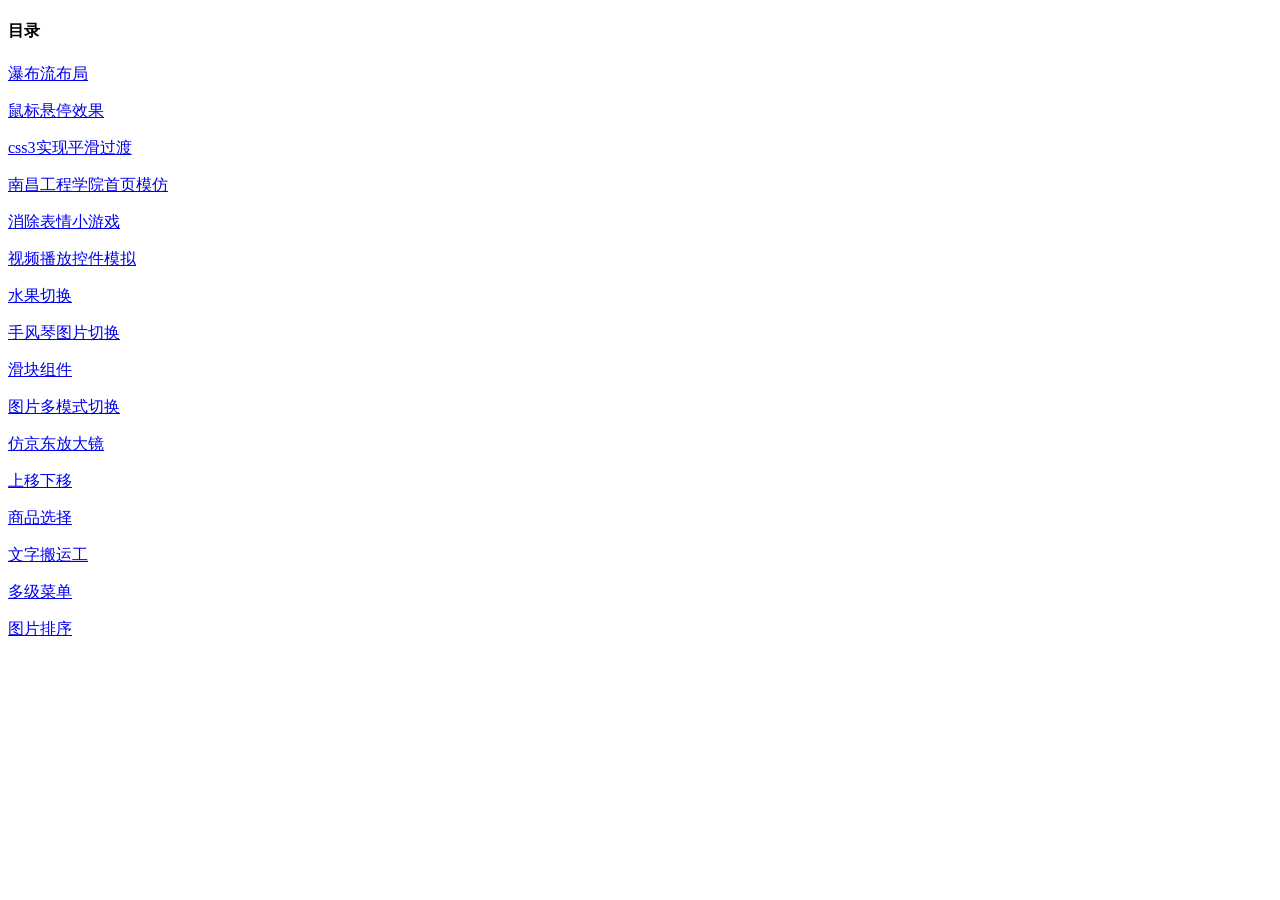
<file: demo/index.html>
<!DOCTYPE html>
<html>
	<head>
		<meta charset="UTF-8">
		<title>朱田丽的小demo预览</title>
	</head>
	<body>
		<h4>目录</h4>
		<p><a href="waterfall/example/js.html" target="_blank">瀑布流布局</a></p>
		<p><a href="mouse-hover/index.html" target="_blank">鼠标悬停效果</a></p>
		<p><a href="css-transition/index.html" target="_blank">css3实现平滑过渡</a></p>
		<p><a href="ng/index.html" target="_blank">南昌工程学院首页模仿</a></p>
		<p><a href="game/destroy.html" target="_blank">消除表情小游戏</a></p>
		<p><a href="audioControl/audioConrol.html" target="_blank">视频播放控件模拟</a></p>
		<p><a href="swip/test1.html" target="_blank">水果切换</a></p>
		<p><a href="swip/test2.html" target="_blank">手风琴图片切换</a></p>
		<p><a href="slider/index.html" target="_blank">滑块组件</a></p>
		<p><a href="Multi-mode-swip/Multi-mode-swip.html" target="_blank">图片多模式切换</a></p>
		<p><a href="bigbig/fangdaying.html" target="_blank">仿京东放大镜</a></p>
		<p><a href="other/move-item.html" target="_blank">上移下移</a></p>
		<p><a href="other/choose-pro.html" target="_blank">商品选择</a></p>
		<p><a href="other/move-word.html" target="_blank">文字搬运工</a></p>
		<p><a href="other/multi-menu.html" target="_blank">多级菜单</a></p>
		<p><a href="other/img-sort/img-sort.html" target="_blank">图片排序</a></p>
		
	</body>
</html>
</file>
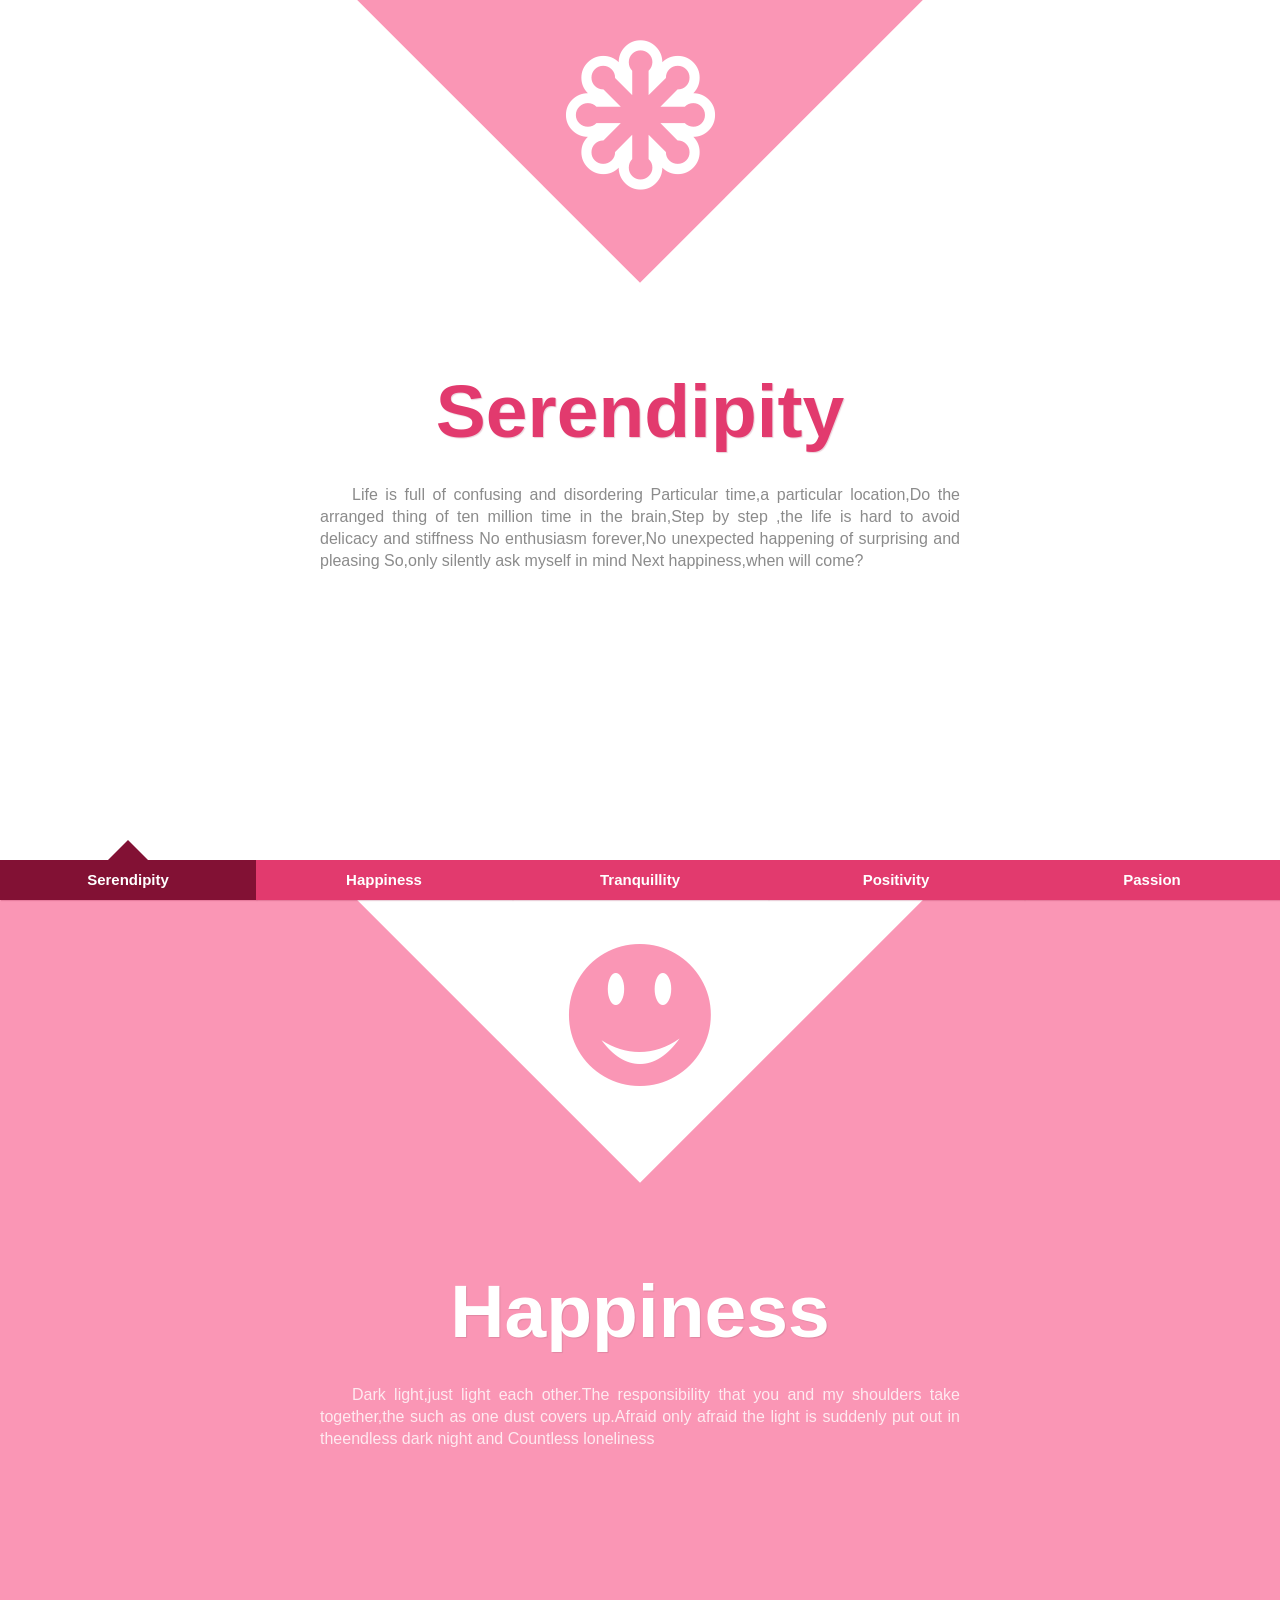
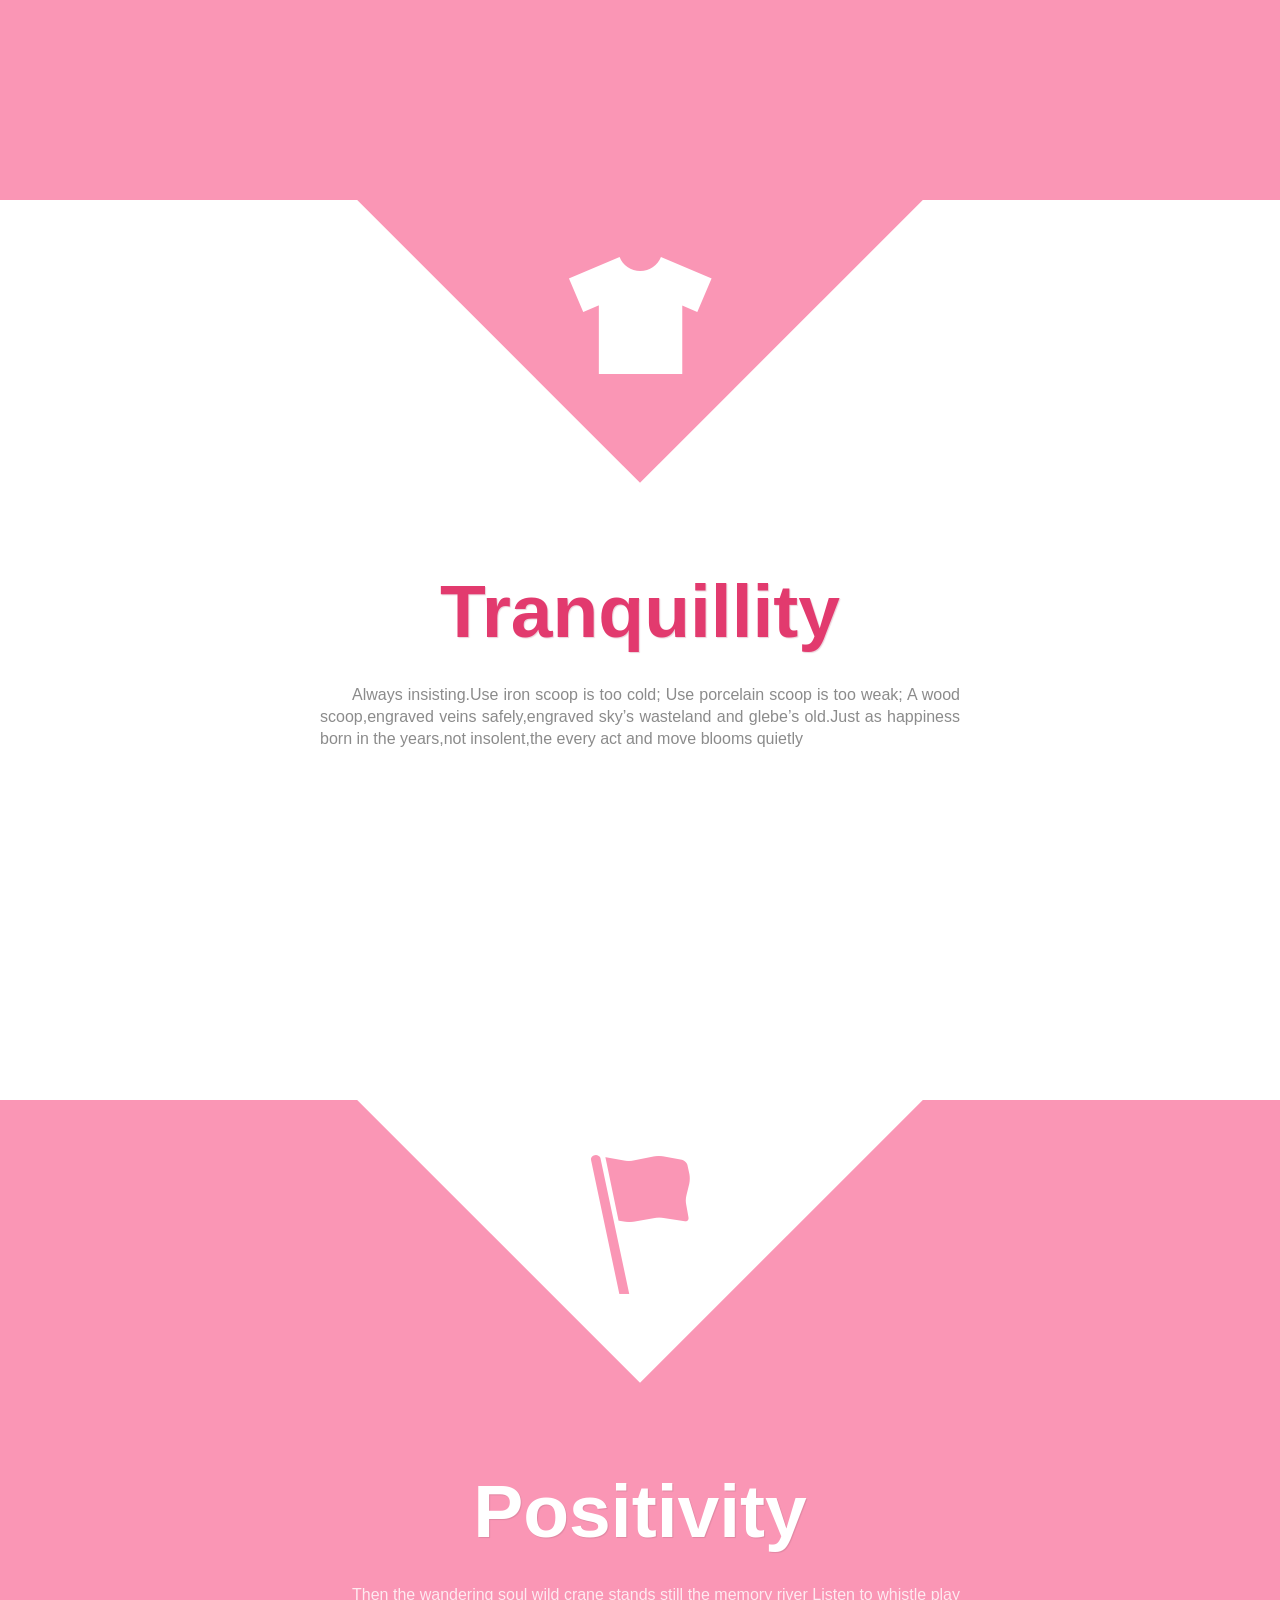
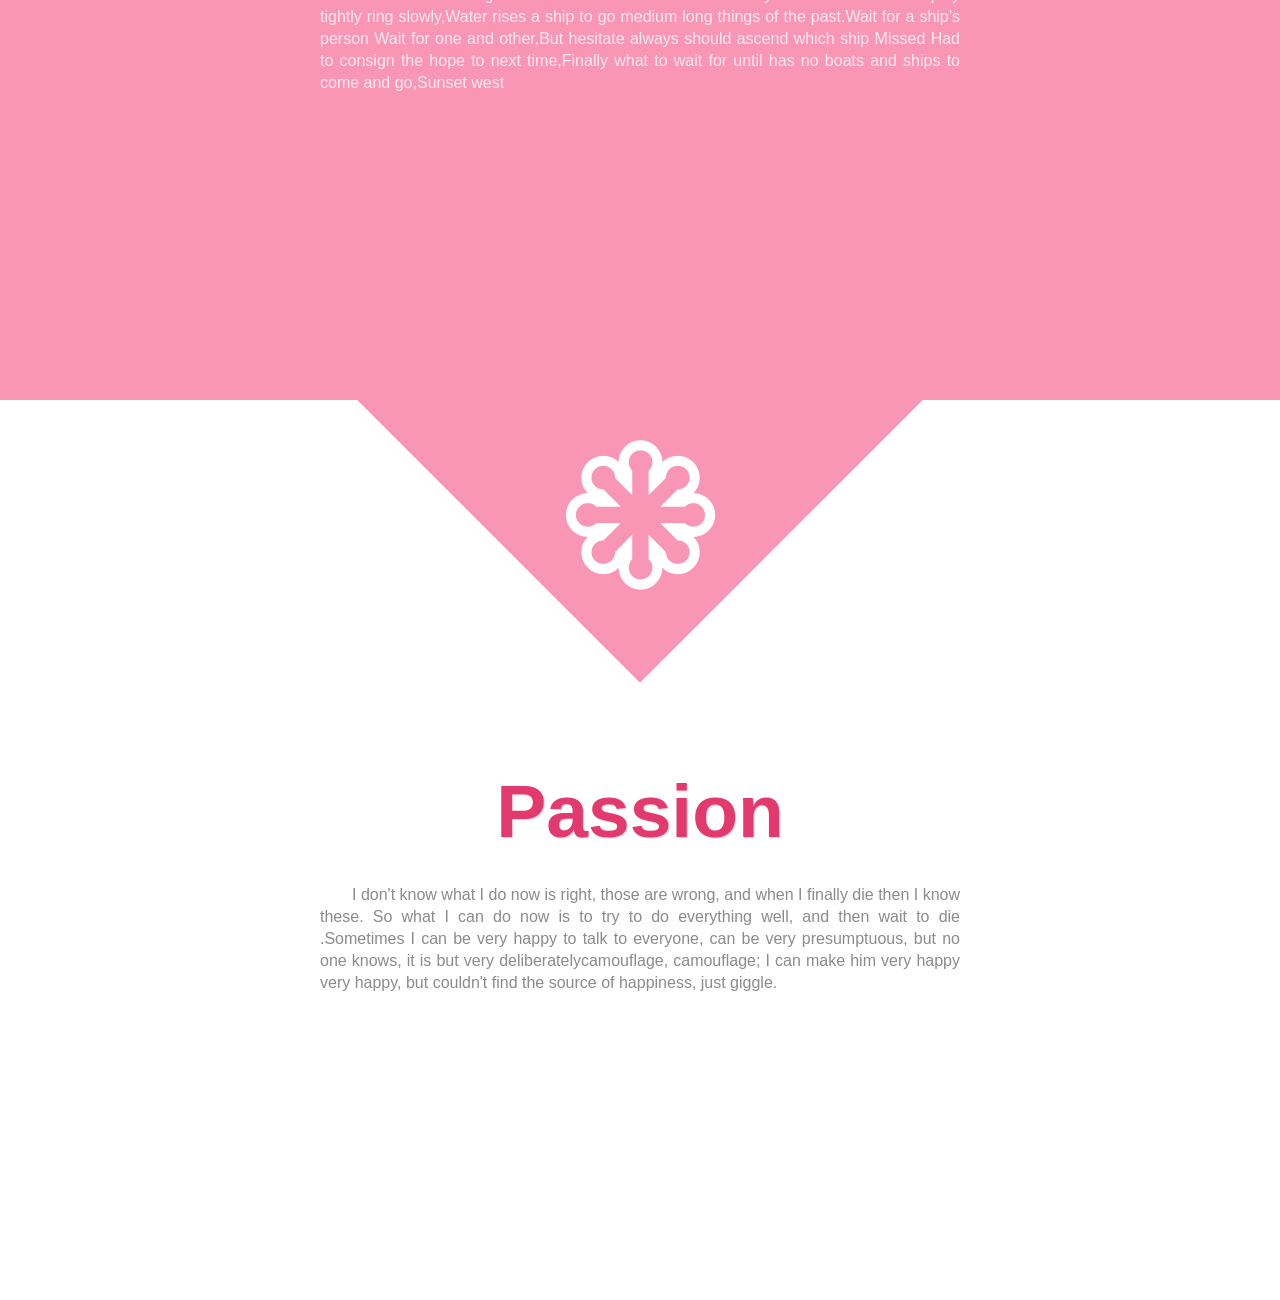
<file: demo/css-transition/index.html>
<!doctype html>
    <html lang="en">
     <head>
         <title>css3实现网页平滑过渡效果</title>
         <meta charset="utf-8"/>
         <meta http-equiv="X-UA-Compatible" content="IE=dege"/>  <!--让ie采用最新的渲染模式-->
         <meta name="viewport" content="width=device-width,initial-scale=1"/> <!--让页面宽度强制适应设备宽度-->
         <link rel="stylesheet" href="css/normalize.css" type="text/css"/>
         <link rel="stylesheet" href="css/my.css" type="text/css" />

     </head>
      <body>
         <div id="container">
             <!--导航开始-->
             <div id="st-container">
                 <input type="radio" name="radio-st" id="st-container-1" checked/>
                 <a href="#st-panel-1">Serendipity</a>
                 <input type="radio" name="radio-st" id="st-container-2"/>
                 <a href="#st-panel-2">Happiness</a>
                 <input type="radio" name="radio-st" id="st-container-3"/>
                 <a href="#st-panel-3">Tranquillity</a>
                 <input type="radio" name="radio-st" id="st-container-4"/>
                 <a href="#st-panel-4">Positivity</a>
                 <input type="radio" name="radio-st" id="st-container-5"/>
                 <a href="#st-panel-5">Passion</a>
                 <!--导航结束-->
                 <!--内容开始-->
                 <div id="st-scroll">
                     <section id="st-panel-1" class="st-panel">
                         <div class="st-desc" data-icon="H"></div>
                         <h1>Serendipity</h1>
                         <p>Life is full of confusing and disordering Particular time,a particular location,Do the arranged thing of ten million time in the brain,Step by step ,the life is hard to avoid delicacy and stiffness No enthusiasm forever,No unexpected happening of surprising and pleasing So,only silently ask myself in mind Next happiness,when will come?</p>
                     </section>
                     <section id="st-panel-2" class="st-panel st-color">
                         <div class="st-desc" data-icon="2"></div>
                         <h1>Happiness</h1>
                         <p>Dark light,just light each other.The responsibility that you and my shoulders take together,the such as one dust covers up.Afraid only afraid the light is suddenly put out in theendless dark night and Countless loneliness</p>
                     </section>
                     <section id="st-panel-3" class="st-panel">
                         <div class="st-desc" data-icon="B"></div>
                         <h1>Tranquillity</h1>
                         <p>Always insisting.Use iron scoop is too cold; Use porcelain scoop is too weak; A wood scoop,engraved veins safely,engraved sky’s wasteland and glebe’s old.Just as happiness born in the years,not insolent,the every act and move blooms quietly</p>
                     </section>
                     <section id="st-panel-4" class="st-panel st-color">
                         <div class="st-desc" data-icon="x"></div>
                         <h1>Positivity</h1>
                         <p>Then the wandering soul wild crane stands still the memory river Listen to whistle play tightly ring slowly,Water rises a ship to go medium long things of the past.Wait for a ship’s person Wait for one and other,But hesitate always should ascend which ship Missed Had to consign the hope to next time,Finally what to wait for until has no boats and ships to come and go,Sunset west </p>
                     </section>
                     <section id="st-panel-5" class="st-panel">
                         <div class="st-desc" data-icon="H"></div>
                         <h1>Passion</h1>
                         <p>I don't know what I do now is right, those are wrong, and when I finally die then I know these. So what  I can do now is to try to do everything well, and then wait to die .Sometimes I can be very happy to talk to everyone, can be very presumptuous, but no one knows, it is but very deliberatelycamouflage, camouflage; I can make him very happy very happy, but couldn't find the source of happiness, just giggle.</p>
                     </section>
                 </div>
         </div>
      </body>
    </html>
</file>
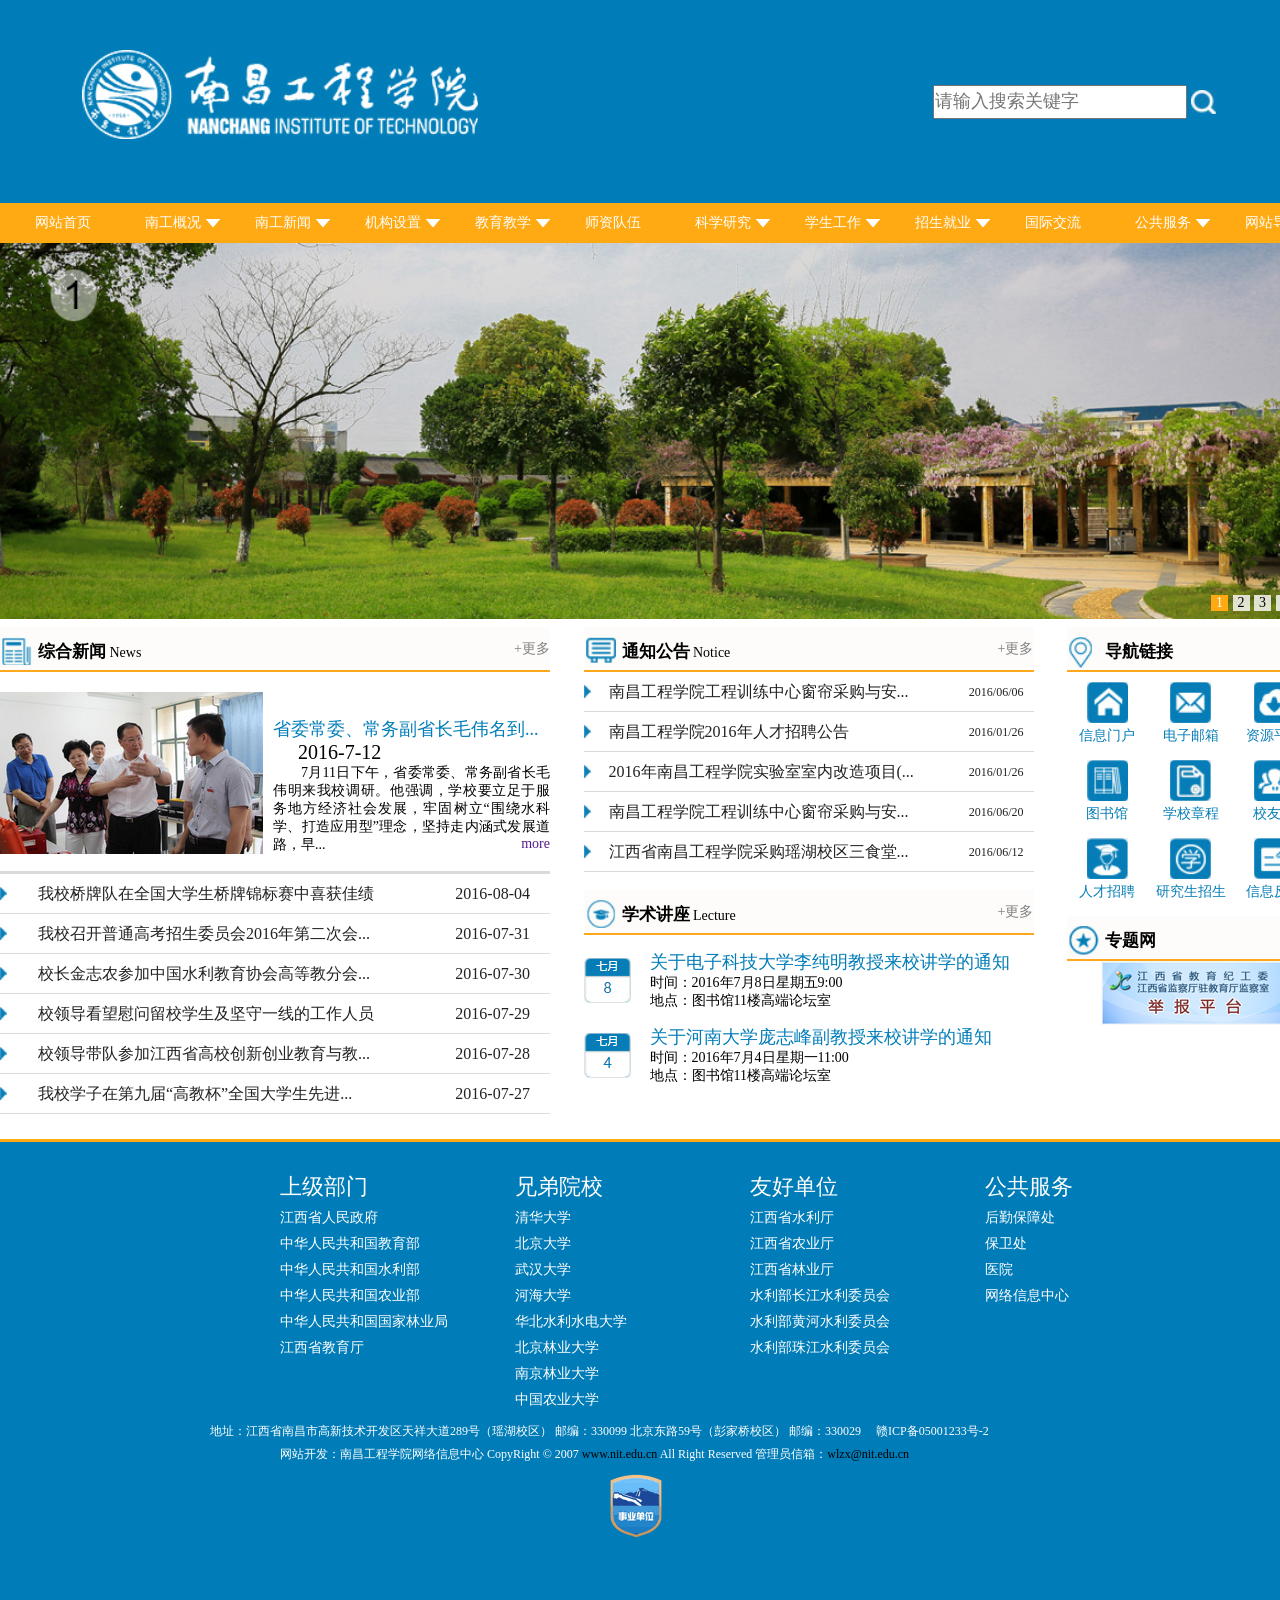
<file: demo/ng/index.html>
<!DOCTYPE html>
<html>
	<head>
		<meta charset="utf-8" />
	     <link rel="stylesheet" type="text/css" href="css/index.css"/>
		<title>南昌工程学院首页制作</title>
	</head>
	<body>
		<div id="header_wrapper">
			<header>
				<div id="logo-bg">
					<div class="container">
					<div id="logo">
						<h1><a href="index.html"><img src="img/logo.jpg" title="学校首页"/></a></h1>
					</div>
					<div id="search">
						<form action="" method="post">
							<input type="text" id="text" value=""   placeholder="请输入搜索关键字"/>
							<input type="submit" value="" id="submit"/>
						</form>
					</div>
				</div>
				</div>
				
				<div id="nav">
					<nav class="container">
						<ul>
							<li><a href="index.html">网站首页</a></li>
							<li>
								<a href="">南工概况</a>
								<ul>
									<li><a href="">学院简介</a></li>
									<li><a href="">学院简介</a></li>
									<li><a href="">学院简介</a></li>
									<li><a href="">学院简介</a></li>
									<li><a href="">学院简介</a></li>
									<li><a href="">学院简介</a></li>
								</ul>
							</li>
							<li> 
								<a href="">南工新闻</a>
								<ul>
									<li><a href="">学院简介</a></li>
									<li><a href="">学院简介</a></li>
									<li><a href="">学院简介</a></li>
								</ul>

								
							</li>
							<li>
								<a href="">机构设置</a>
								<ul>
									<li><a href="">学院简介</a></li>
									<li><a href="">学院简介</a></li>
									<li><a href="">学院简介</a></li>
									<li><a href="">学院简介</a></li>
									<li><a href="">学院简介</a></li>
									<li><a href="">学院简介</a></li>
								</ul>

								
							</li>
							<li>
								<a href="">教育教学</a>
								<ul>
									<li><a href="">学院简介</a></li>
									<li><a href="">学院简介</a></li>
									<li><a href="">学院简介</a></li>
									<li><a href="">学院简介</a></li>
								</ul>

								
							</li>
							<li><a href="">师资队伍</a></li>
							<li>
								<a href="">科学研究</a>
								<ul>
									<li><a href="">学院简介</a></li>
									<li><a href="">学院简介</a></li>
									<li><a href="">学院简介</a></li>
									<li><a href="">学院简介</a></li>
									<li><a href="">学院简介</a></li>
								</ul>

								
							</li>
							<li>
								<a href="">学生工作</a>
								<ul>
									<li><a href="">学院简介</a></li>
									<li><a href="">学院简介</a></li>
									<li><a href="">学院简介</a></li>
									<li><a href="">学院简介</a></li>
								</ul>

								
							</li>
							<li>
								<a href="">招生就业</a>
								<ul>

									<li><a href="">学院简介</a></li>
									<li><a href="">学院简介</a></li>
									<li><a href="">学院简介</a></li>
								</ul>

								
							</li>
							<li><a href="">国际交流</a></li>
							<li>
								<a href="">公共服务</a>
								<ul>
									
									<li><a href="">学院简介</a></li>
									<li><a href="">学院简介</a></li>
									<li><a href="">学院简介</a></li>
									<li><a href="">学院简介</a></li>
								</ul>

								
							</li>
			            	<li><a href="">网站导航</a></li>
							
						</ul>
					</nav>		
				</div>
			</header>
		</div>
		<div id="body_wrapper"  class="container">
			<div id="banner">
				<div id="images">
					<ul class="img-box">
						<li><img src="img/1.jpg"/></li>
						<li><img src="img/2.jpg"/></li>
					</ul>
					<div class="a-links">
						<a href="javascript:;" class="active">1</a>
						<a href="javascript:;">2</a>
						<a href="javascript:;">3</a>
						<a href="javascript:;">4</a>
						<a href="javascript:;">5</a>
					</div>
				</div>
			</div>
			<article>
                <div id="left">
                	<section id="news">
					<div id="h1">
					<h1><a href=""><img src="img/list01.jpg"/> <span class="zong">综合新闻</span> <span class="new">News</span> <span class="more">+更多</span></a></h1>
						
					</div>
                      
					   <div>
						<div id="news-1">
							<div id="i">
								<img src="img/news.jpg"/>
							</div><div id="p">
							
							<h2><a href="" title="省委常委、常务副省长毛伟明到南昌工程学院视察调研">省委常委、常务副省长毛伟名到...</a></h2>
							<date>2016-7-12</date>
							<p>7月11日下午，省委常委、常务副省长毛伟明来我校调研。他强调，学校要立足于服务地方经济社会发展，牢固树立“围绕水科学、打造应用型”理念，坚持走内涵式发展道路，早...  
							<span id="more-2"><a href="">more</a></span>
							</p>
							</div>

						</div>
						<ul>
							<li><a href="" title="校领导带队参加江西省高校创新创业教育与教学研讨会">我校桥牌队在全国大学生桥牌锦标赛中喜获佳绩<date>2016-08-04</date></a></li>
							<li><a href="" title="校领导带队参加江西省高校创新创业教育与教学研讨会">我校召开普通高考招生委员会2016年第二次会...<date>2016-07-31</date></a></li>			
							<li><a href="" title="校领导带队参加江西省高校创新创业教育与教学研讨会">校长金志农参加中国水利教育协会高等教分会...<date>2016-07-30</date></a></li>						
							<li><a href="" title="校领导带队参加江西省高校创新创业教育与教学研讨会">校领导看望慰问留校学生及坚守一线的工作人员<date>2016-07-29</date></a></li>					
							<li><a href="" title="校领导带队参加江西省高校创新创业教育与教学研讨会">校领导带队参加江西省高校创新创业教育与教...<date>2016-07-28</date></a></li>					
							<li><a href="" title="校领导带队参加江西省高校创新创业教育与教学研讨会">我校学子在第九届“高教杯”全国大学生先进...<date>2016-07-27</date></a></li>
							
						</ul>
					</div>
				</section>
                </div>
				<div id="middle">
					<section id="notice">
					<div id="h1">
					<h1><a href=""><img src="img/list02.jpg"/> <span class="zong">通知公告</span> <span class="new">Notice</span> <span class="more">+更多</span></a></h1>
					</div>	
					<ul>
						
						
						<li><a href="">南昌工程学院工程训练中心窗帘采购与安...<date>2016/06/06</date></a></li>
						<li><a href="">南昌工程学院2016年人才招聘公告<date>2016/01/26</date></a></li>
						<li><a href=""> 2016年南昌工程学院实验室室内改造项目(...<date>2016/01/26</date></a></li>	
						<li><a href="">南昌工程学院工程训练中心窗帘采购与安...<date>2016/06/20</date></a></li>
						<li><a href="">江西省南昌工程学院采购瑶湖校区三食堂...<date>2016/06/12</date></a></li>
						
					</ul>
				</section>
				<section id="lecture">
					<div id="h1">
					<h1><a href=""><img src="img/list03.jpg"/> <span class="zong">学术讲座</span> <span class="new">Lecture</span> <span class="more">+更多</span></a></h1>
						
					</div>
					<div id="lec-1" class="lec">
						<h2><a href="">关于电子科技大学李纯明教授来校讲学的通知</a></h2>
                         <p>时间：2016年7月8日星期五9:00</p>
                         <p>地点：图书馆11楼高端论坛室</p>
					</div>
					<div id="lec-2" class="lec">
						<h2><a href="">关于河南大学庞志峰副教授来校讲学的通知</a></h2>
						<p>时间：2016年7月4日星期一11:00</p>
						<p>地点：图书馆11楼高端论坛室</p>
					</div>
				</section>
				</div>
			</article>
            <aside>
				<section id="link">
					<div id="h1">
					<h1><a href=""><img src="img/list04.jpg"/> <span class="zong">导航链接</span></a></h1>	
					</div>
					<div id="">
						<ul>
							<li><a href=""><img src="img/link_1.jpg"/><h4>信息门户</h4></a></li>
							<li><a href=""><img src="img/link_2.jpg"/><h4>电子邮箱</h4></a></li>
							<li><a href=""><img src="img/link_3.jpg"/><h4>资源平台</h4></a></li>	
							<li><a href=""><img src="img/link_4.jpg"/><h4>图书馆</h4></a></li>
							<li><a href=""><img src="img/link_5.jpg"/><h4>学校章程</h4></a></li>
							<li><a href=""><img src="img/link6.jpg"/><h4>校友会</h4></a></li>
							<li><a href=""><img src="img/link_7.jpg"/><h4>人才招聘</h4></a></li>
							<li><a href=""><img src="img/link_8.jpg"/><h4>研究生招生</h4></a></li>
							<li><a href=""><img src="img/link_9.jpg"/><h4>信息反馈</h4></a></li>
							
						</ul>
					</div>
				</section>
				<section id="zhuanti">
					<div id="h1">
					<h1><a href=""><img src="img/list05.jpg"/> <span class="zong">专题网</span></a></h1>	
					</div>
					<div id="zhiuwu">
						<ul>
							<li><img src="img/lunbo01.jpg"/></li>
							<li><img src="img/lunbo02.jpg"/></li>
							<li><img src="img/lunbo03.jpg"/></li>
							<li><img src="img/lunbo04.jpg"/></li>
						</ul>
					</div>
				</section>
			</aside>
		</div>
		
		<div id="footer_wrapper">
			<footer class="container">
				<ul>
					<li>上级部门</li>
					<li><a href="">江西省人民政府</a></li>
					<li><a href="">中华人民共和国教育部</a></li>
					<li><a href="">中华人民共和国水利部</a></li>
					<li><a href="">中华人民共和国农业部</a></li>
					<li><a href="">中华人民共和国国家林业局</a></li>
					<li><a href="">江西省教育厅</a></li>
				</ul>
				<ul>
					<li>兄弟院校</li>
					<li><a href="">清华大学</a></li>
					<li><a href="">北京大学</a></li>
					<li><a href="">武汉大学</a></li>
					<li><a href="">河海大学</a></li>
					<li><a href="">华北水利水电大学</a></li>
					<li><a href=""> 	北京林业大学</a></li>
					<li><a href="">南京林业大学</a></li>
					<li><a href="">中国农业大学</a></li>
				</ul>
				<ul>
					<li>友好单位</li>
					<li><a href="">江西省水利厅</a></li>
					<li><a href=""> 	江西省农业厅</a></li>
					<li><a href="">江西省林业厅</a></li>
					<li><a href="">水利部长江水利委员会</a></li>
					<li><a href="">水利部黄河水利委员会</a></li>
					<li><a href=""> 	水利部珠江水利委员会</a></li>
				</ul>
				<ul>
					<li>公共服务</li>
					<li><a href="">后勤保障处</a></li>
					<li><a href="">保卫处</a></li>
					<li><a href="">医院</a></li>
					<li><a href="">网络信息中心</a></li>
				</ul>
				<div class="cl">	
				</div>
				<div id="adr">
					<p id="p-1">地址：江西省南昌市高新技术开发区天祥大道289号（瑶湖校区） 邮编：330099 北京东路59号（彭家桥校区） 邮编：330029  &nbsp;&nbsp;&nbsp;&nbsp;赣ICP备05001233号-2</p>
				    <p id="p-2">网站开发：南昌工程学院网络信息中心 CopyRight © 2007 <a href="http://www.nit.edu.cn" target="_blank">www.nit.edu.cn</a> All Right Reserved 管理员信箱：<a href="http://wlzx@nit.edu.cn" target="_blank">wlzx@nit.edu.cn</a></p>
				     <img src="img/blue.png"/>
				</div>
				
			</footer>
		</div>
		<script src="js/animation02.js"></script>
		<script src="js/index.js"></script>
	</body>
</html>
</file>
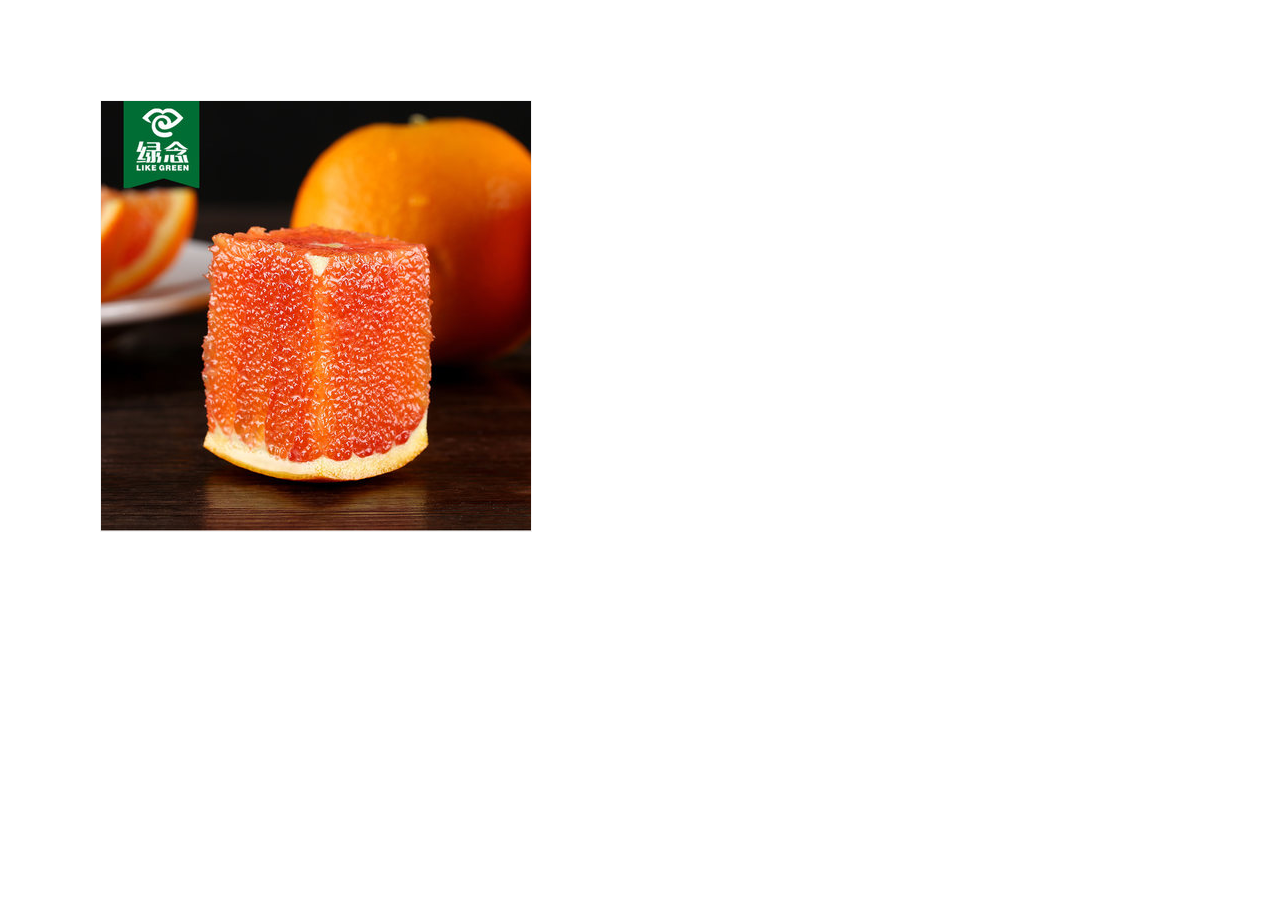
<file: demo/bigbig/fangdaying.html>
<!DOCTYPE html>
<html lang="en">
<head>
  <meta charset="UTF-8">
  <title></title>
  <style type="text/css">
		*{
		  margin:0;
		  padding:0;
		}
		img{
			border: 1px solid rgba(0,0,0,.05);
		}
		#box{
		  width:430px;
		  height:430px;
		  margin-left: 100px;
		  margin-top: 100px;
		  position:relative;
		}
		#box .simg{
			width:430px;
		    height:430px;
		}
		#move{
		  background-image:url(img/move.png);
		  width:220px;
		  height:220px;
		  position:absolute;
		  left:0;
		  top:0;
		  display: none;
		  cursor: move;
		}
		#bimg{
		  width:430px;
		  height:430px;
		  overflow:hidden;
		  position:absolute;
		  top:0px;
		  left:450px;
		  display:none;
		}
		#bimg img{
		  width:800px;
		  height:800px;
		  position:absolute;
		  top:0px;
		  left:0px;
		}
		#box:hover #bimg,
		#box:hover #move
		{
			display: block;
		}
  </style>
</head>
<body>
  <div id="box">
    <img src="img/tim.jpg" class="simg">
    <div id="move"></div>
    <div id="bimg">
      <img id="b_bimg" src="img/bimg.jpg" alt="#">
    </div>
  </div>
</body>
<script>
	window.onload = function(){
		var box = $("box"),
			move = $("move"),
			Box = $("bimg"),
			bimg = $("b_bimg");
			
		box.onmousemove = function(e){
			var boxW = box.offsetWidth,
				boxH = box.offsetHeight,
				moveW = move.offsetWidth,
				moveH = move.offsetHeight,
				BoxW = Box.offsetWidth,
				BoxH = Box.offsetHeight,
				bimgW = bimg.offsetWidth,
				bimgH = bimg.offsetHeight;
				
			var x = e.clientX;
			var y = e.clientY; //e.clientX鼠标当前位置到窗口可视区域的x，y坐标
			                   //e.offsetY鼠标相对于事件源元素的x,y坐标
			                
			//计算move的left和top值
			var left = x - box.offsetLeft- moveW/2;
			var top = y - box.offsetTop - moveH/2;
			
			if(top<=0){
				top = 0;
			}else if(top >= boxH - moveH){
				top = boxH - moveH;
			}
			if( left <= 0 ){      
				left = 0;
			}else if( left >= boxW - moveW ){
				left = boxW - moveW;
			}
			move.style.left = left + 'px';
			move.style.top = top + 'px';
			
			//计算大图的位置 
			//left/boxW-moveW = - b_left/bimgW-BoxW
			//top/boxH-moveH = - b_top/bimgH-BoxH
			var b_left = left/(boxW - moveW)*(bimgW - BoxW);
			var b_top = top/(boxH - moveH)*(bimgH - BoxH);
			
			bimg.style.left = - b_left + 'px';
			bimg.style.top = - b_top + 'px';
			
		}
	}
	
	
	
	function $(str){
		return document.getElementById(str);
	}
</script>
</html>
</file>
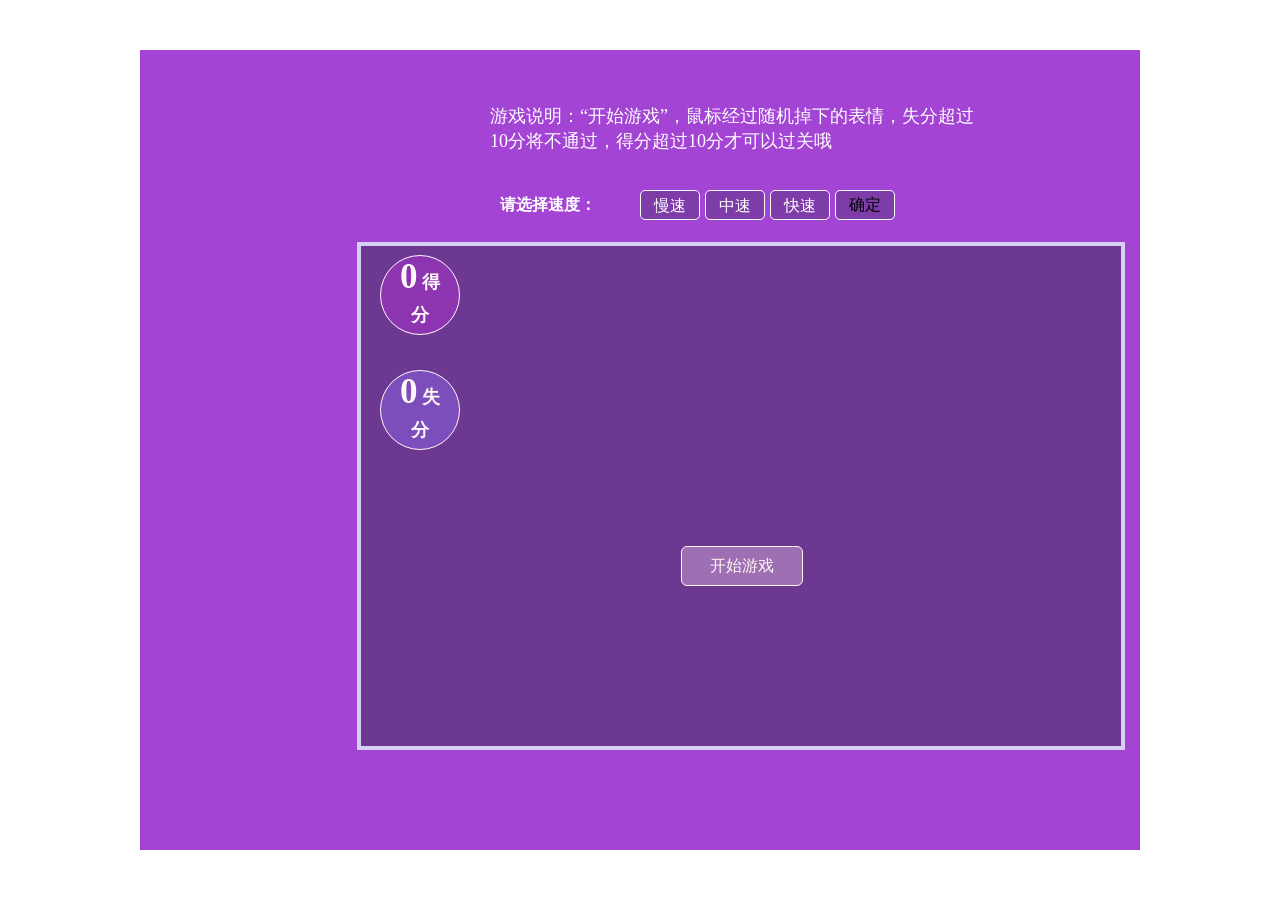
<file: demo/game/destroy.html>
<!DOCTYPE html>
<html>
	<head>
		<meta charset="UTF-8">
		<title>消除表情小游戏</title>
		<style>
			body{
				margin: 0;
			}
			#box{
				width:1000px;
				height: 800px;
				margin:50px auto 0;
				background: #a344d4;
				position: relative;
				text-align: center;
				
			}
			h4{
				width: 500px;
				position: absolute;
				font-weight: normal;
				color: white;
				font-size: 18px;
				top: 30px;
				right: 150px;
				line-height: 25px;
				text-align: left;
				transition: top .6s;
			}
			.con{
				width: 760px;
				height: 500px;
				background: rgba(72,49,104,.6);
				border: 4px solid #d7d1f6;
				position: absolute;
				right: 15px;
				bottom: 100px;
				overflow: hidden;
			}
			.count,.lose{
				position: absolute;
				width: 80px;
				height: 80px;
				box-sizing: border-box;
				border: 1px solid #fff8f8;
				border-radius: 50%;
				left: 240px;
				text-align: center;
				line-height: 33px;
				color: #fff8f8;
				padding: 4px 18px 0 18px;
				overflow: hidden;
				font-size: 18px;
				white-space: normal;
				font-weight: 700;
				transition: left .5s;
				z-index: 22;
			}
			.count{
				top: 205px;
				background: rgba(174,48,210,.5);
			}
			.count em, .lose em{
				font-size: 35px;
				font-style: normal;
			}
			.lose{
				top: 320px;
				background: rgba(140,101,229,.5);
			}
			.start{
				position: absolute;
				left: 50%;
				margin-left: -60px;
				width: 120px;
				height: 38px;
				line-height: 38px;
				text-align: center;
				background: rgba(209,166,216,.5);
				color: #fff8f8;
				text-decoration: none;
				border-radius: 6px;
				border: 1px solid #fff8f8;
				top: 60%;
				transition: all .5s;
				
			}
			.con img{
				position: absolute;
				cursor: pointer;
			}
			.speed{
				width: 400px;
				height: 30px;
				position: absolute;
				cursor: pointer;
				top: 140px;
				left: 340px;
				color: white;
				text-align: left;
				line-height: 30px;
				padding-left: 20px;
				transition: top .8s, opacity .5s; 
			}
			
			.speed span,.speed button{
				width: 60px;
				box-sizing: border-box;
				height: 30px;
				float: left;
				display: inline-block;
				text-align: center;
				background: rgba(72,49,104,.4);
				margin-right: 5px;
				border: 1px solid white;
				border-radius: 5px;
				font-size: 16px;
				
			}
			.speed span.selected{
				background: rgba(72,49,104,.8);
			}
			.speed b{
				float: left;
				width: 140px;
			}
			.speed button{
				outline: none;
				cursor: pointer;
			}
		</style>
	</head>
	<body>
		<div id="box">
			<audio src="qq/bg.mp3"></audio>
			<h4>游戏说明：“开始游戏”，鼠标经过随机掉下的表情，失分超过10分将不通过，得分超过10分才可以过关哦</h4>
			<div class="speed">
				<b>请选择速度：</b>
				<span>慢速</span>
				<span>中速</span>
				<span>快速</span>
				<button>确定</button>
			</div>
			<span class="count"><em>0</em> 得分</span>
			<span class="lose"><em>0</em> 失分</span>
			<div class="con">
				<a href="javascript:;" class="start">开始游戏</a>
			</div>
		</div>
		<script src="js/animation02.js"></script>
		<script type="text/javascript">
			window.onload = function(){
				var imgSrc = ['qq01.png','qq02.png','qq03.png','qq04.png','qq05.png','qq06.png'];
				
				var start = document.querySelector('.start');
				var con = document.querySelector('.con');
				var countP = document.querySelector('.count');
				var loseP = document.querySelector('.lose');
				var count = countP.getElementsByTagName('em')[0];
				var lose = loseP.getElementsByTagName('em')[0];
				var audios = document.querySelector('audio');
				var speed = document.querySelectorAll('.speed span');
				var speedP = document.querySelector('.speed');
				var btn = document.querySelector('button');
				var h4 = document.querySelector('h4');
				speed[0].speed = 'slow';
				speed[1].speed = 'mid';
				speed[2].speed = 'quick';
				
				//速度选择
				for(var i=0;i<speed.length;i++){
					speed[i].onclick = function(){
						for(var i=0;i<speed.length;i++){
							speed[i].className = '';
							speed[i].checked = false;
						}
						this.className = 'selected';
						this.checked = true;
					}
				}
				//读取速度
				function getSpeed(){
					var s;
					for(var i=0;i<speed.length;i++){
						if(speed[i].checked){
							s = speed[i].speed;
						}
					}
					return s;
				}
				//运动
				btn.onclick = function(){
					speedP.style.top = '200px';
					speedP.style.opacity = 0;
					h4.style.top = '100px';
				}
				
				//重新开始
				function reStart(){
					    audios.pause();
						start.innerHTML = '重新开始';
						//显示速度选择
						start.style.top = '60%';
						speedP.style.top = '140px';
						speedP.style.opacity = 1;
						h4.style.top = '30px';
						//清空前一次的选择
						for(var i=0;i<speed.length;i++){
							speed[i].className = '';
							speed[i].checked = false;
						}
				}
				
				//游戏开始	
				start.onclick = function(){
					if(!getSpeed()){
						alert('Please select the speed!');
						return;
					}
					audios.play();
					var t;
					switch(getSpeed()){
						case 'slow': t= 3500;
						break;
						case 'mid' : t = 2500;
						break;
						case 'quick' : t = 1500;
						break;
					}
					var c = 0;
				    var l = 0;
					this.style.top = '120%';
					countP.style.left = '100px';
					loseP.style.left = '100px';
					
					createImg();
					function createImg(){
						    
						    var img = document.createElement('img');
					        con.appendChild(img);
						    var src = imgSrc.sort(function(){return Math.random()-0.5})[0];
						    img.src = 'qq/'+src;
						    img.style.top = '-61px';
						    img.style.opacity = 1;
						    
						    //计算图片left值，固定在20-670之间
							var left = getRandomNum(670,20);
							img.style.left = left + 'px';
							animation(img,{'top':500},t,'linear',function(){
								if(parseInt(img.style.top) == 500 && isClicked == false){
									shake(con,con.offsetLeft,'left');
									l++;
								    lose.innerHTML = l;
								    con.removeChild(img);
								    if(l > 10){
								    	alert('很遗憾，没有通过。。。');
								    	reStart();
										l = 0;
										lose.innerHTML = l;
										return;
								    }
								    createImg();
								    return;
							    }
							});
							
							var isClicked = false;
							img.onmouseover = function(){
							isClicked = true;
							if(!img.timer02){
									shake(this,left,'left',function(){
									con.removeChild(img);
									c++;
									count.innerHTML = c;
									if(c > 10){
										alert('恭喜你，顺利过关！');
										reStart();
										c = 0;
										count.innerHTML = c;
										return;
									}
									clearInterval(img.timer);//清除图片向下的运动
									createImg();  //重新开始下一次运动
								 });
							}
						    }
					}
					
				}
				
			}
			
			// min ≤ r ≤ max
			function getRandomNum(max,min){
				return min + Math.round(Math.random()*(max-min));
			}
			
		</script>
	</body>
</html>
</file>
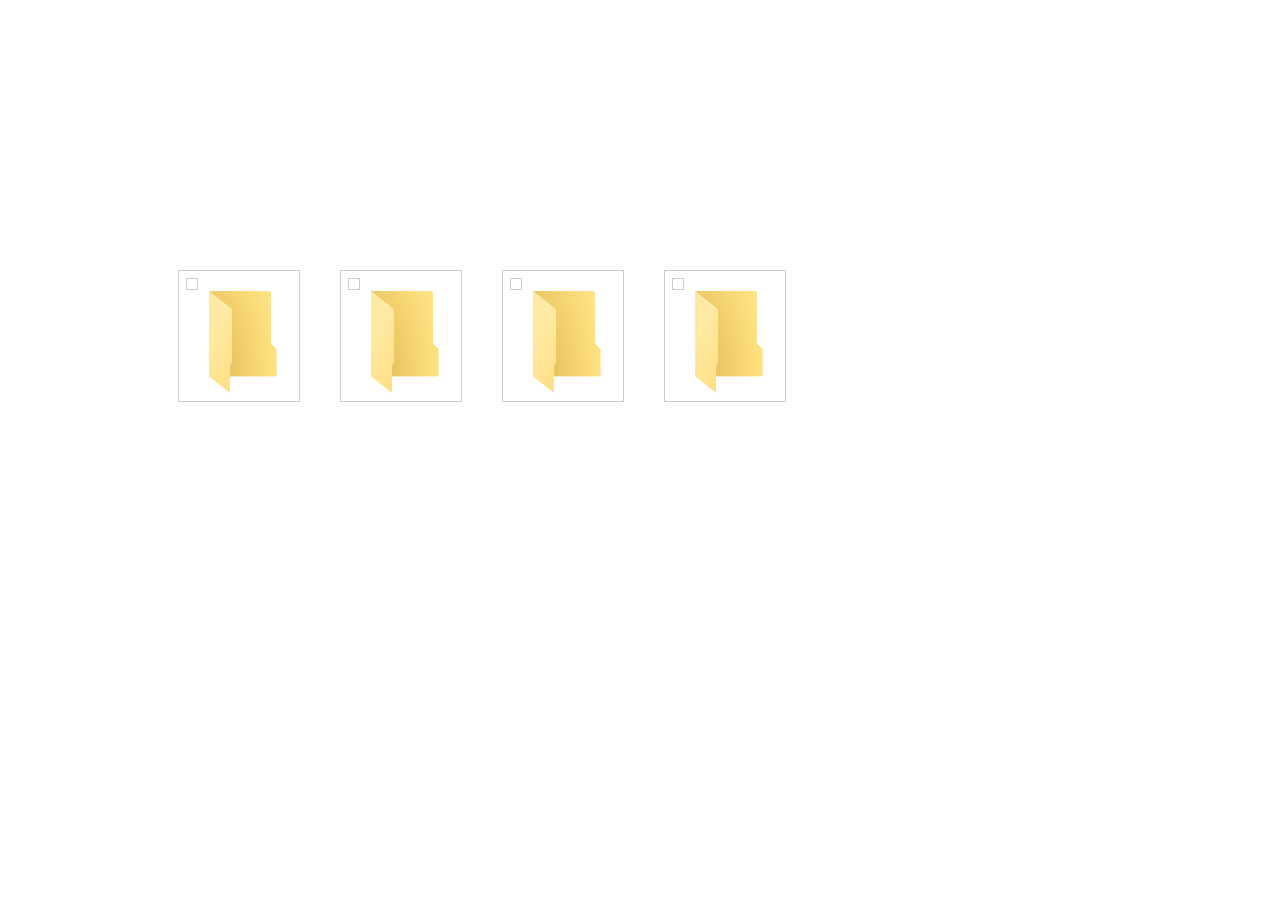
<file: demo/Multi-mode-swip/chooseFile.html>
<!DOCTYPE html>
<html>
	<head>
		<meta charset="UTF-8">
		<title>利用鼠标画矩形</title>
		<style type="text/css">
				div{
					background: rgba(0,255,0,.1);
					position: absolute;
					border: 1px solid rgba(0,255,0,.6);
					
				}
				ul{
					margin-left: 150px;
					margin-top: 250px;
					padding: 0;
					list-style: none;
				}
				li{
					float: left;
					width: 120px;
					height: 130px;
					border: 1px solid #ccc;
					background: url(images/bg.png) no-repeat 30px 20px;
					margin: 20px;
					position: relative;
				}
				.notselect:after{
					content: '';
					display: block;
					position: absolute;
					left: 7px;
					top: 7px;
					width: 10px;
					height: 10px;
					border: 1px solid #CCCCCC;
				}
				.select:after{
					content: '';
					display: block;
					position: absolute;
					left: 7px;
					top: 7px;
					width: 10px;
					height: 10px;
					border: 1px solid #CCCCCC;
					background: #CCCCCC;
				}
				li.select{
					background: rgba(0,255,0,.1) url(images/bg.png) no-repeat 30px 20px;
				}
		</style>
	</head>
	<body>
		<ul>
			<li class="notselect"></li>
			<li class="notselect"></li>
			<li class="notselect"></li>
			<li class="notselect"></li>
		</ul>
		<script type="text/javascript">
			var lis = document.querySelectorAll('li');
			for(var i=0;i<lis.length;i++){
				lis[i].onmousemove = function(){
					return false;
				}
			}
			
			document.onmousedown = function(e){
				var x1,y1,x2,y2;//鼠标按下和 move时 的 两个点的位置
				e = e || event;
				x1 = e.clientX;
				y1 = e.clientY;
				
				var div = document.createElement('div');
				div.style.left = x1 + 'px';
				div.style.top = y1 + 'px';
				document.body.appendChild(div);
				
				document.onmousemove = function(e){
					e = e || event;
					x2 = e.clientX;
					y2 = e.clientY;
					
					//宽度和高度为两点之间距离的绝对值
					var W = Math.abs(x2 - x1);
					var H = Math.abs(y2 - y1);
					div.style.width = W + 'px';
					div.style.height = H + 'px';
					
					//left 和 top值为两点中最小的那个
					var L = Math.min(x1,x2);
					var T = Math.min(y1,y2);
					div.style.left = L + 'px';
					div.style.top = T + 'px';
					
					for(var i=0;i<lis.length;i++){
						if(detection(div,lis[i])){
							lis[i].className = 'select';
						}else{
							lis[i].className = 'notselect';
						}
					}
					//选中文件夹
					function detection(moveEle,obj){
						var L1 = moveEle.offsetLeft;
						var R1 = L1 + moveEle.offsetWidth;
						var T1 = moveEle.offsetTop;
						var B1 = T1 + moveEle.offsetHeight;
						
						var L2 = obj.offsetLeft;
						var R2 = L2 + obj.offsetWidth;
						var T2 = obj.offsetTop;
						var B2 = T2 + obj.offsetHeight;
						
						if(R1 < L2 || L1 > R2 || B1 < T2 || T1 > B2 ){//没有碰撞的条件
							return false;
						}else{
							return true;
						}
					}
					
				}
				document.onmouseup = function(e){
					document.onmousemove = null;
					document.body.removeChild(div);
				}
				
				return false;
			}
		</script>
	</body>
</html>
</file>
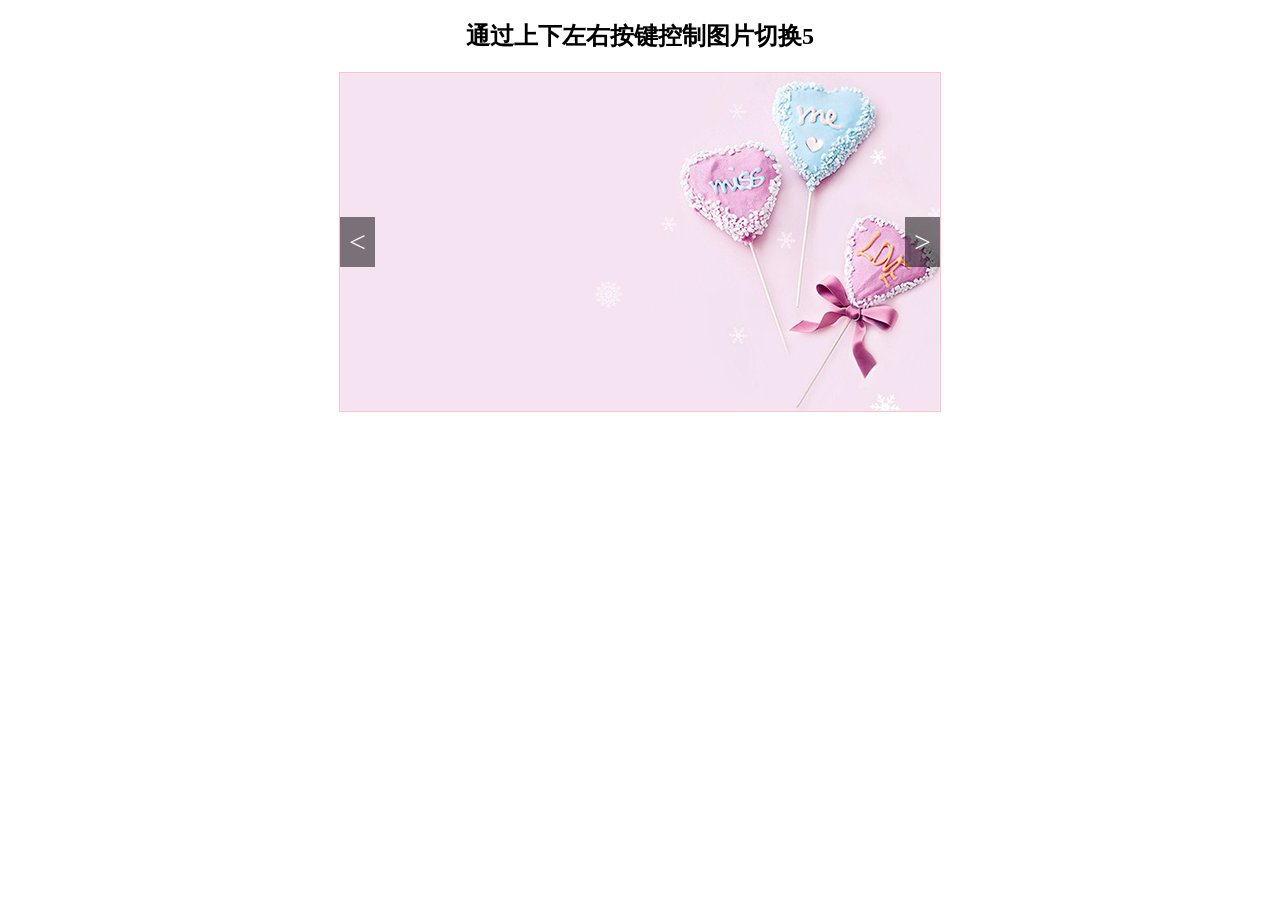
<file: demo/Multi-mode-swip/Multi-mode-swip.html>
<!DOCTYPE html>
<html>
	<head>
		<meta charset="UTF-8">
		<title>多模式图片切换</title>
		<style>
			.box{
				width: 600px;
				margin: 20px auto 0;
				height: 338px;
				border: 1px solid pink;
				position: relative;
				overflow: hidden;
			}
			.box img{
				width: 600px;
				height: 338px;
				position: absolute;
				left: 0;
				top: 0;
			}
			.prev, .next{
				position: absolute;
				display: inline-block;
				width: 35px;
				height: 50px;
				text-align: center;
				line-height: 50px;
				font-size: 30px;
				color: white;
				background: rgba(0,0,0,.5);
				position: absolute;
				top: 50%;
				margin-top: -25px;
				z-index: 999999;
				cursor: pointer;
			}
			.prev{
				left: 0;
			}
			.next{
				right: 0;
			}
			h2{
				width: 100%;
				text-align: center;
				
			}
			@media screen and (max-width: 540px){
				.box{
					width: 90%;
					height: 600px;
				}
				body{
					background-color: red;
				}
			}
		</style>
	</head>
	<body>
		<h2>通过上下左右按键控制图片切换5</h2>
		<div class="box">
			<span class="prev"> < </span>
			<span class="next"> > </span>
		</div>
		<script src="js/animation02.js"></script>
		<script>
			var box = document.querySelector('.box');
			var prev = document.querySelector('.prev');
			var next = document.querySelector('.next');
			var imgSrc = [
			'images/01.jpg',
			'images/02.jpg',
			'images/03.jpg',
			'images/04.jpg',
			'images/05.jpg',
			'images/06.jpg'
			]
			//创建图片
		  imgSrc.forEach(function(item){
		  	var img = document.createElement('img');
		  	img.src = item;
		  	box.appendChild(img);
		  })
		  var box = document.querySelector('.box');
		  var imgs = document.querySelectorAll('img');
		  var boxW = box.offsetWidth;
		  var boxH = box.offsetHeight;
		  var n = 0;// 当前显示哪一张
		  var zIndex = 0;
		  // 初始化
		  for(var i=0;i<imgs.length;i++){
		  	imgs[i].style.left = -boxW + 'px';
		  	imgs[i].onmousemove = function(){
		  		return false;
		  	}
		  }
		  imgs[0].style.left = 0;
		  
		  
		  prev.onclick = function(){
		  	
            toLeft();
		    
		  }
		  
		  next.onclick = function(){
		  	
		  	toRight();
		  	
		  }
		  prev.onmousedown = next.onmousedown = function(){
		  	return false;
		  }
		  
		  function toLeft(){
		  	zIndex++;
		    imgs[n].style.zIndex = zIndex;
		    // animation(imgs[n],{left:-boxW},400,'easeIn');
			imgs[n].style.left = -boxW + 'px'
			imgs[n].style.transition = 'left .4s'

		    
		  	n--;
		    if(n<0){
		  		n = imgs.length - 1;
		  	}
			imgs[n].style.transition = 'none'
		    imgs[n].style.top = 0;
		    imgs[n].style.left = 0;
		  }
		  function toRight(){
		  	zIndex++;
		    imgs[n].style.zIndex = zIndex;
		    // animation(imgs[n],{left:boxW},400,'easeIn');
			imgs[n].style.left = boxW + 'px'
			imgs[n].style.transition = 'left .4s'
		    
		    
		  	n++;
		    if(n>imgs.length-1){
		  		n = 0;
		  	}
			imgs[n].style.transition = 'none'
		    imgs[n].style.top = 0;
		    imgs[n].style.left = 0;
		  }
		  
		  function toTop(){
		  	zIndex++;
		    imgs[n].style.zIndex = zIndex;
		    // animation(imgs[n],{top:-boxH},400,'easeIn');
			imgs[n].style.top = -boxW + 'px'
			imgs[n].style.transition = 'top 0.4s'
		    
		    
		  	n--;
		    if(n<0){
		  		n = imgs.length - 1;
		  	}
			imgs[n].style.transition = 'none'
		    imgs[n].style.top = 0;
		    imgs[n].style.left = 0;
		    
		  }
		 //toTop();
		  //toBottom();
		  function toBottom(){
		  	zIndex++;
		    imgs[n].style.zIndex = zIndex;
		    // animation(imgs[n],{top:boxH},400,'easeIn');
			imgs[n].style.top = boxW + 'px'
			imgs[n].style.transition = 'top 0.4s'
		    
		    
		  	n++;
		    if(n>imgs.length-1){
		  		n = 0;
		  	}
			imgs[n].style.transition = 'none'
		    imgs[n].style.top = 0;
		    imgs[n].style.left = 0;
		  }
			/*		  
			down(x1,y1)
			up(x2,y2)
			
			y2 - y1 > 0   |y2 - y1| > |x2 - x1|  向下
			
			y2 - y1 < 0   |y2 - y1| > |x2 - x1|  向上
			
			
			x2 - x1 < 0   |x2 - x1| > |y2 - y1|  向左
			
			x2 - x1 > 0   |x2 - x1| > |y2 - y1|  向右
		  */
		  var x1,x2,y1,y2;
		  box.onmousedown = function(e){
		    	e = e || event;
		  	    x1 = e.clientX;
		  	    y1 = e.clientY;
		  }

		//   box.ontouchmove = function(e){
		//     	e = e || event;
		//   	    x1 = e.clientX;
		//   	    y1 = e.clientY;
		//   }
		  
		  box.onmouseup = function(e){
		    	e = e || event;
		    	x2 = e.clientX;
		  	    y2 = e.clientY;
		  	    var disX = x2 - x1 < 0 ? -(x2 - x1):x2 - x1;
		  	    var disY = y2 - y1 < 0 ? -(y2 - y1):y2 - y1;

		  	   // console.log(disY,disX);

		  	    //向下
		  	    if( disY > disX && y2 - y1 > 0 ){
		  	    	toBottom();
		  	    }

		  	    //向上
		  	    if( disY > disX && y2 - y1 < 0 ){
		  	    	toTop();
		  	    }

		  	    //向左
		  	    if( disX > disY && x2 - x1 < 0 ){
		  	    	toLeft();
		  	    }

		  	    //向右
		  	    if( disX > disY && x2 - x1 > 0 ){
		  	    	toRight();
		  	    }

		  }

		  //键盘事件
		  document.onkeydown = function(e){
		  	e = e || event;
		  	console.log(e.which);
		  	//左
		  	if(e.which == 37){
		  		toLeft();
		  	}
		  	//向上
		  	if(e.which == 38){
		  		toTop();
		  	}
		  	//向右
		  	if(e.which == 39){
		  		toRight();
		  	}
		  	//向下
		  	if(e.which == 40){
		  		toBottom();
		  	}
		  }

		  //滚轮事件
		  /*box.onmousewheel = function(e){
		  	e = e || event;
		  }*/
		</script>
	</body>
</html>
</file>
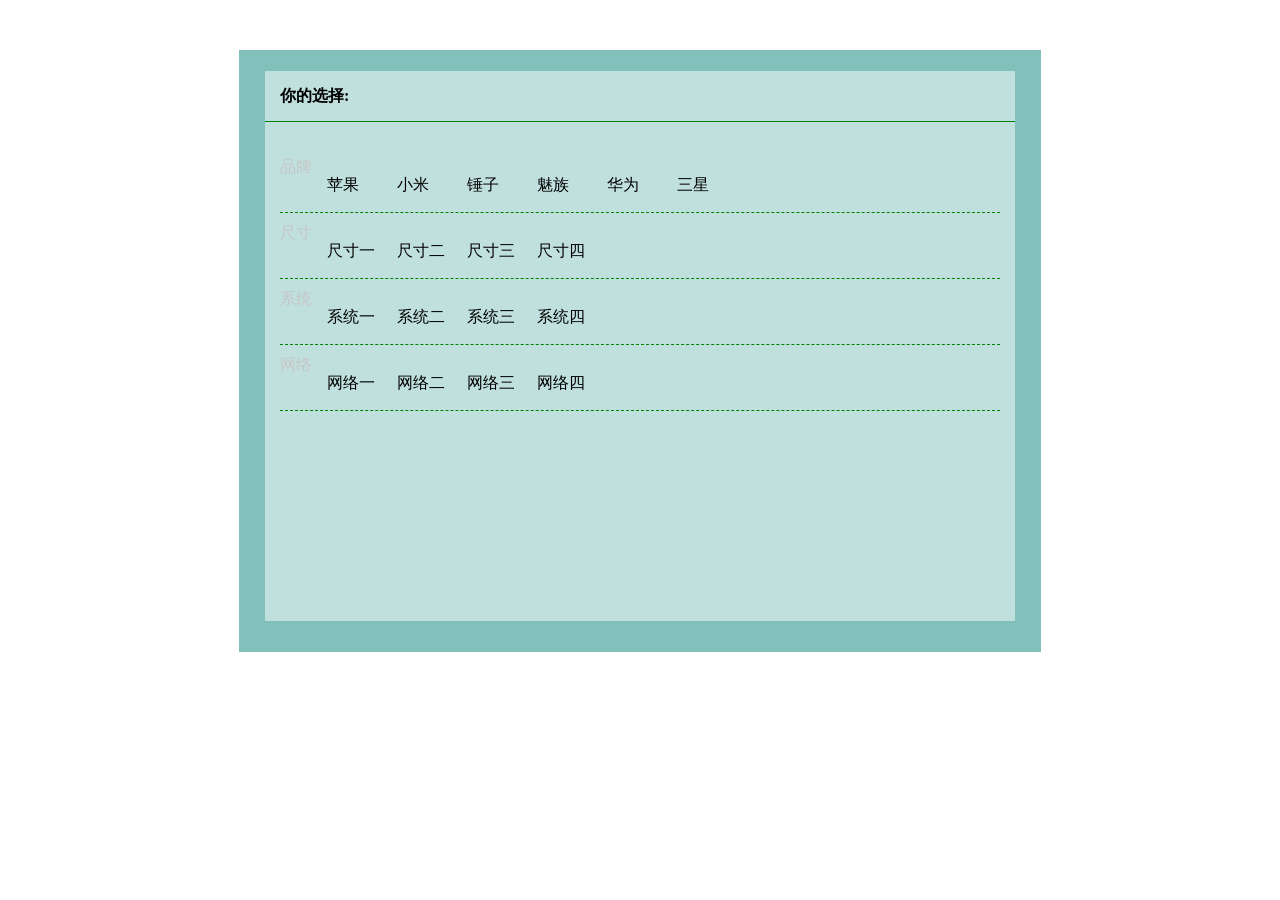
<file: demo/other/choose-pro.html>
<!DOCTYPE html>
<html>
	<head>
		<meta charset="UTF-8">
		<title>商品筛选</title>
		<style type="text/css">
			ul,li,body{
				margin: 0;
				padding: 0;
			}
			ul{
				list-style: none;
			}
			.box{
				width: 800px;
				height: 600px;
				margin: 50px auto 0;
				background: #82c1bb;
				border: 1px solid #82c1bb;
				cursor: default;
			}
			.main{
				width: 750px;
				height: 550px;
				margin: 20px auto 0;
				background: rgba(255,255,255,.5);
				box-sizing: border-box;
			}
			.head{
				height: 50px;
				margin-bottom: 20px;
				line-height: 50px;
				padding-left: 15px;
				border-bottom: 1px solid green;
			}
			.head ul{
				
			}
			.head ul li{
				border: 1px solid #1496ba;
				color: #1496ba;
				height: 25px;
				padding: 0 4px;
				text-align: center;
				line-height: 25px;
				margin-right: 5px;
			}
			.head ul li .del{
				margin-left: 5px;
				background: #1496ba;
				color: white;
				padding: 2px;
				margin-top: 1px;
			}
			.head span{
				font-weight: 700;
			}
			.head > ul{
				display: inline-block;
			}
			.head > ul > li{
				display: none;
			}
			.con{
				overflow: hidden;
			}
			.con ul{
				float: left;
				padding: 15px;
			}
			.con ul li span{
				color: #C6C6C6;
				float: left;
			}
			.con > ul > li{
				float: left;
				width: 100%;
				border-bottom: 1px dashed green;
				margin-bottom: 10px;
			}
			.con ul li li{
				width: 60px;
				height: 25px;
				line-height: 25px;
				float: left;
				margin-right: 10px;
			}
			.con ul li li:active{
				color: red;
			}
			
		</style>
	</head>
	<body>
		<div class="box">
			<div class="main">
				<div class="head">
					<span>你的选择:</span>
					<ul>
					</ul>
				</div>
				<div class="con">
					<ul>
						<li>
							<span>品牌</span>
							<ul>
								<li>苹果</li>
								<li>小米</li>
								<li>锤子</li>
								<li>魅族</li>
								<li>华为</li>
								<li>三星</li>
							</ul>
						</li>
						<li>
							<span>尺寸</span>
							<ul>
								<li>尺寸一</li>
								<li>尺寸二</li>
								<li>尺寸三</li>
								<li>尺寸四</li>
							</ul>
						</li>
						<li>
							<span>系统</span>
							<ul>
								<li>系统一</li>
								<li>系统二</li>
								<li>系统三</li>
								<li>系统四</li>
							</ul>
						</li>
						<li>
							<span>网络</span>
							<ul>
								<li>网络一</li>
								<li>网络二</li>
								<li>网络三</li>
								<li>网络四</li>
							</ul>
						</li>
					</ul>
				</div>
			</div>
		</div>
		<script>
			window.onload = function(){
				var ul = document.querySelector('.head>ul');
				var lis = document.querySelectorAll('.con li ul li');
				var uls = document.querySelectorAll('.con li ul');
				var items = document.querySelectorAll('.con>ul>li');
				
				//根据items动态生成li
				var str = '';
				for(var i=0;i<items.length;i++){
					str += `
					     <li id="${i}">
							<span class="del">
								×
							</span>
						</li>
					`;
				}
				ul.innerHTML = str;
				var sels = document.querySelectorAll('.head ul li');
				var spans = document.querySelectorAll('.head li span');
				//添加删除事件
				for(var i=0;i<spans.length;i++){
					spans[i].onclick = function(){
						this.parentNode.style.display = 'none';
					}
				}
				
				//给每个列表的ul添加属性
				for(var i=0;i<uls.length;i++){
					uls[i].index = i;
				}
				
				for(var i=0;i<lis.length;i++){
					lis[i].onclick = function(){
						sels[this.parentElement.index].style.display = 'inline-block';
						sels[this.parentElement.index].childNodes[0].nodeValue = this.innerHTML;
					}
				}
			}
		</script>
	</body>
</html>
</file>
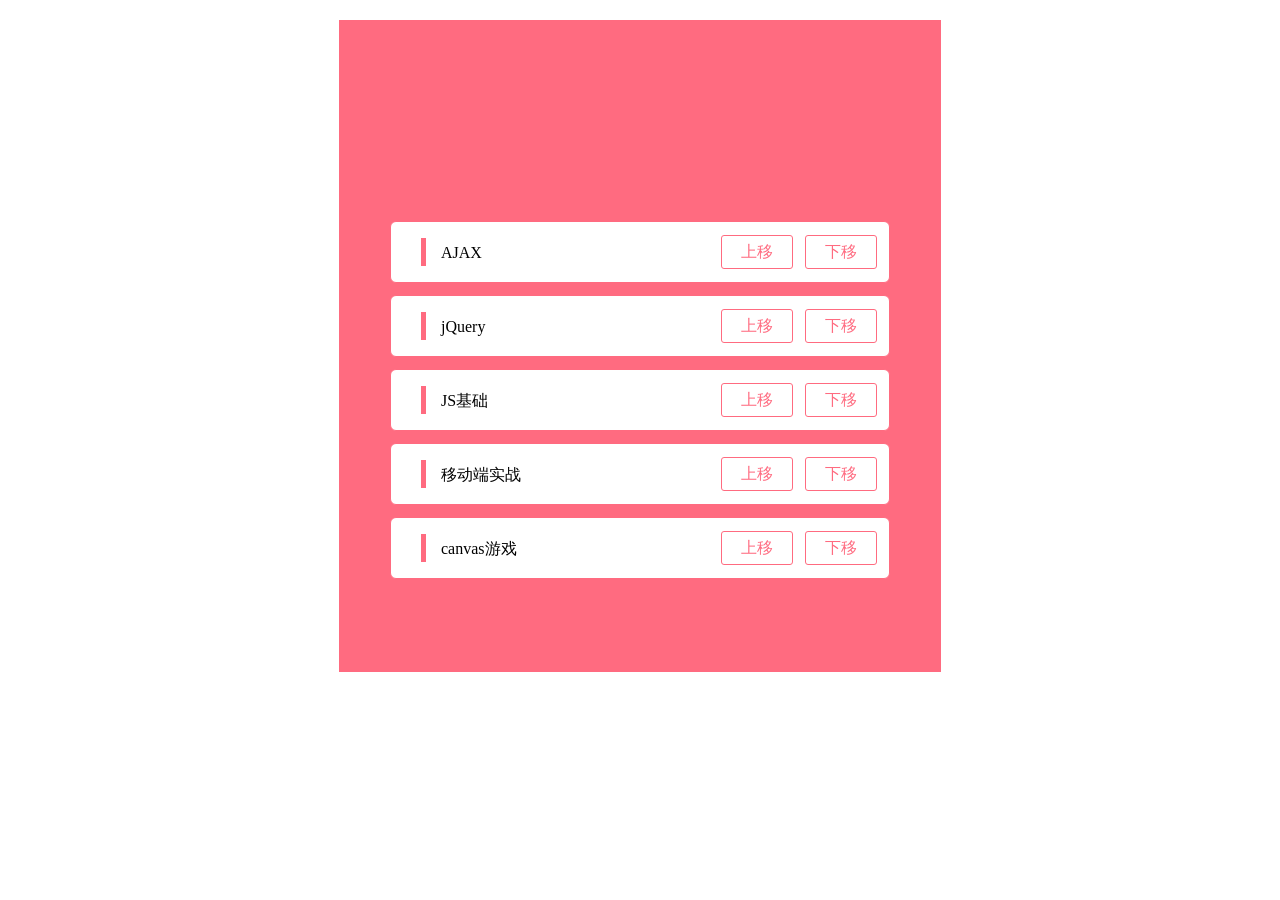
<file: demo/other/move-item.html>
<!DOCTYPE html>
<html>
	<head>
		<meta charset="UTF-8">
		<title>上移下移</title>
		<style>
			ul,li,body{
				margin: 0;
				padding: 0;
				font-family: "微软雅黑";
			}
			li{
				list-style: none;
			}
			a{
				text-decoration: none;
			}
			.box{
				width: 600px;
				height: 650px;
				margin: 20px auto 0;
				background: #ff6b80;
				border: 1px solid #ff6b80;
			}
			.box ul{
				width: 500px;
				margin: 200px auto 0;
				position: relative;
			}
			.box li{
				width: 500px;
				box-sizing: border-box;
				height: 62px;
				line-height: 62px;
				border-radius: 6px;
				border: 1px solid #ff6b80;
				background: white;
				position: absolute;
				left: 0;
				top: 0;
				padding-left: 50px;
				margin-bottom: 12px;
				transition: all .5s;
			}
			.box li:after{
				content: '';
				display: block;
				width: 5px;
				height: 28px;
				background: #ff6b80;
				position: absolute;
				left: 30px;
				top: 50%;
				margin-top: -14px;
			}
			.box li a{
				display: inline-block;
				color: #ff6b80;
				width: 70px;
				height: 32px;
				line-height: 32px;
				border: 1px solid #ff6b80;
				text-align: center;
				border-radius: 3px;
				position: absolute;
				top: 50%;
				margin-top: -17px;
			}
			.box li a:first-child{
				left:330px;
			}
			.box li a:last-child{
				left: 414px;
			}
		</style>
	</head>
	<body>
		<div class="box">
			<ul>
				<li>
					AJAX
					<a href="javascript:;" class="up">上移</a><a href="javascript:;" class="down">下移</a>
				</li>
				<li>
					jQuery
					<a href="javascript:;" class="up">上移</a><a href="javascript:;" class="down">下移</a>
				</li>
				<li>
					JS基础
					<a href="javascript:;" class="up">上移</a><a href="javascript:;" class="down">下移</a>
				</li>
				<li>
					移动端实战
					<a href="javascript:;" class="up">上移</a><a href="javascript:;" class="down">下移</a>
				</li>
				<li>
					canvas游戏
					<a href="javascript:;" class="up">上移</a><a href="javascript:;" class="down">下移</a>
				</li>
			</ul>
		</div>
		<script type="text/javascript">
			window.onload = function(){
				var lis = document.getElementsByTagName('li');
				var ul = document.querySelector('.box ul');
				var liH = lis[0].offsetHeight;
				var _down = document.querySelector('.box li .down');
				var _up = document.querySelector('.box li .up');
				//给li定位
				function reSet(){
					for(var i=0;i<lis.length;i++){
						lis[i].style.top = (liH + 12)*i + 'px';
					} 
				}
				reSet();
				for(var i=0;i<lis.length;i++){
					//下移
					 lis[i].children[1].onclick = function(){
						if(this.parentNode.nextElementSibling){
							/*//修改top值
							var a = this.parentNode.style.top;
							var b = this.parentNode.nextElementSibling.style.top;
							this.parentNode.style.top = b;
							this.parentNode.nextElementSibling.style.top = a;*/
							
							//交换位置,先交换位置，位置变了，top值才会改变
							ul.insertBefore(this.parentNode.nextElementSibling,this.parentNode);
							setTimeout(reSet,0);
							
						}else{
							ul.insertBefore(this.parentNode,ul.children[0]);
							setTimeout(reSet,0);
						}
						
					}
					 
					 //上移
					lis[i].children[0].onclick = function(){
						    //如果上一个元素节点不存在，默认调用appendChild方法
					 		ul.insertBefore(this.parentNode,this.parentNode.previousElementSibling);
					 		setTimeout(reSet,0);
					}
				}
				
				
			}
			
		</script>
	</body>
</html>
</file>
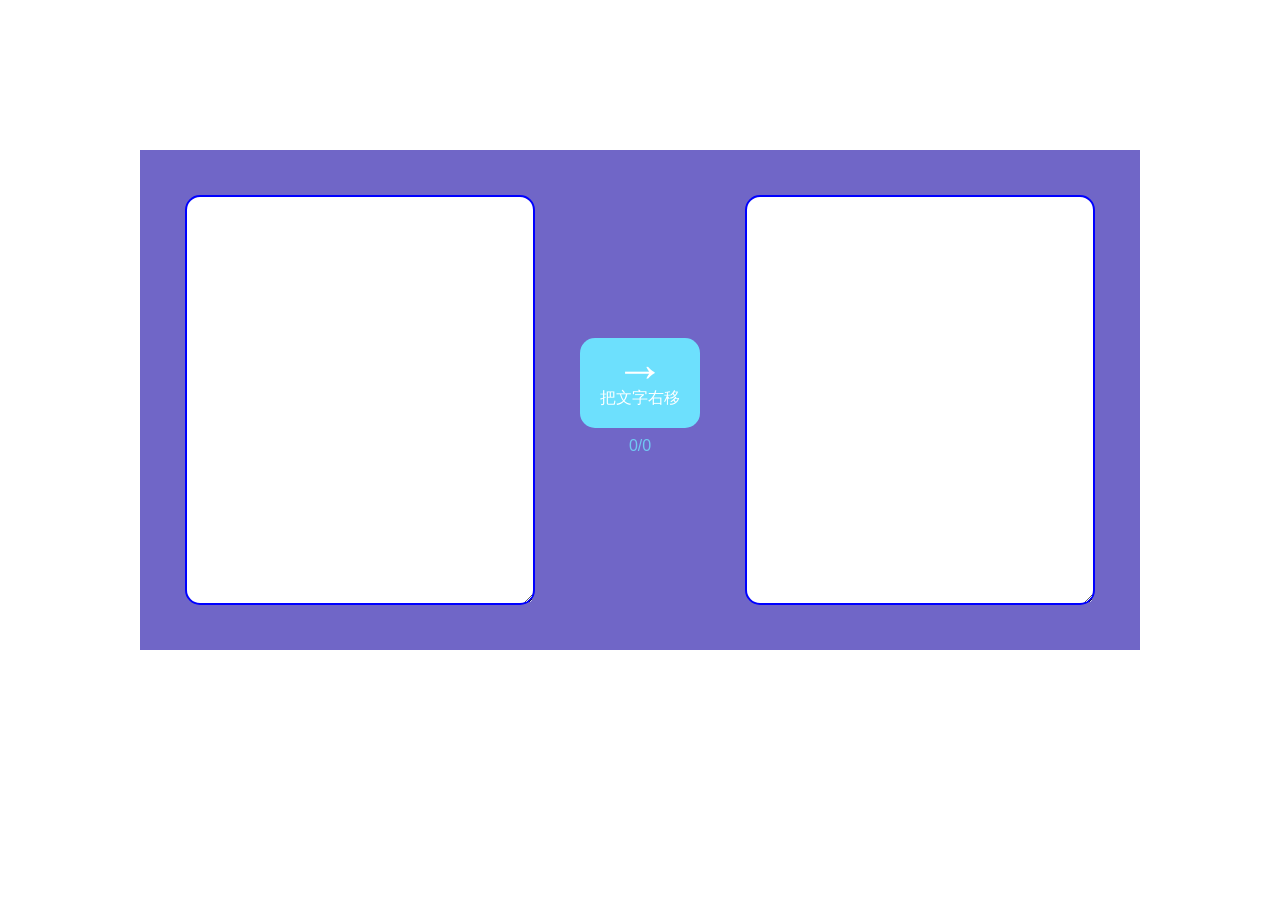
<file: demo/other/move-word.html>
<!DOCTYPE html>
<html>
	<head>
		<meta charset="UTF-8">
		<title>文字搬运工</title>
		<style type="text/css">
			.box{
				width: 1000px;
				height: 500px;
				box-sizing: border-box;
				padding: 45px;
				background: #7066c7;
				margin: 150px auto 0;
			}
			.right textarea{
				float: right;
			}
			.right{float: right;}
			.left,.right{
				display: inline-block;
				vertical-align: middle;
				}
			.left textarea, .right textarea{
				outline: none;
				display: inline-block;
				width: 350px;
				height: 410px;
				background: white;
				box-sizing: border-box;
				border: 2px solid blue;
				vertical-align: middle;
				border-radius: 15px;
				padding: 15px;
				color: #492e97;
				font-size: 16px;
				font-family: "微软雅黑",sans-serif;
			}
			.btn{
				display: inline-block;
				vertical-align: middle;
				margin-left: 45px;
			}
			.btn .move{
				display: block;
				width: 120px;
				height: 90px;
				background: #6de0fd;
				color: white;
				cursor: pointer;
				text-align: center;
				line-height: 40px;
				position: relative;
				font-family: "微软雅黑",sans-serif;
				position: relative;
				font-size: 16px;
				border-radius: 15px;
			}
			.btn .move b{
				font-family: "宋体",sans-serif;
				position: absolute;
				font-size: 50px;
				display: inline-block;
				left: 35px;
                top: 12px;
                
            
			}
			.btn .count{
				display: block;
				color: #71c8f2;
				font-family: arial;
				font-size: 16px;
				width: 120px;
				text-align: center;
				line-height: 35px;
			}
		</style>
	</head>
	<body>
		<div class="box">
			<div class="left"><textarea name="one" rows="10" cols="10"></textarea></div><div class="btn">
				<span class="move"><b>→</b><br />把文字右移</span>
				<span class="count">0/0</span>
			</div><div class="right"><textarea name="two" rows="" cols=""></textarea></div>
		</div>
		<script>
			window.onload = function(){
				var box = document.querySelector('.box');
				var move = box.querySelector('.move');
				var count = box.querySelector('.count');
				var left = box.querySelector('.left textarea');
				var right = box.querySelector('.right textarea');
				var timer;
				//思路：左边文字从前面一个一个删除，右边文字从后面一个一个增加
				//在定时器里面，每隔一定的时间，将左边的内容删除一个，同时给右边添加一个，直到左边的字符串为空
				move.onclick = function(){
					var str = left.value;
					if(/^[\s]*$/.test(str)){
						alert('请输入内容！');
						return;
					}
					right.value = '';
					//数组方法
					/*var arr = str.split('');
					clearInterval(timer);
					timer = setInterval(function(){
						right.value += arr.shift();//删除的元素赋值给右边
						left.value = arr.join('');//剩余的元素赋值给左边
						count.innerHTML = `${delBlank(right.value).length}/${delBlank(str).length}`;
						if(arr.length == 0){
						    clearInterval(timer);
					     }
					},16)*/
					//字符串方法
					var num = 0;
					var l = str.length;
					clearInterval(timer);
					timer = setInterval(function(){
						num++;
						left.value = str.substr(num);
						right.value = str.substr(0,num);
						count.innerHTML = `${delBlank(right.value).length}/${delBlank(str).length}`;
						if(num  == l){
							clearInterval(timer);
						} 
					},16)
				}
				
				//去除一个字符串里的空格
				function delBlank(a){
					a = a.split('');
					while(a.indexOf(' ') != -1){
						a.splice(a.indexOf(' '),1);
					}
					return a.join('');
				}
			}
		</script>
	</body>
</html>
</file>
<file: demo/css-transition/css/my.css>
body{
    color: #333;
    background: #ddd;
    font-size: 15px;
    font-family: Georgia,sans-serif;
    font-weight: 400;
    overflow: hidden;
    -webkit-font-soomthing: antialiased;

}
@font-face {
    font-family: "raphaelicons";
    src: url('../fonts/raphaelicons-webfont.eot') format('eot'),
    url('../fonts/raphaelicons-webfont.ttf') format('truetype'),
    url('../fonts/raphaelicons-webfont.svg') format('svg'),
    url('../fonts/raphaelicons-webfont.woff') format('woff');
    font-weight: normal;
    font-style: normal;
}

*{
    padding: 0;
    margin: 0;
}
a{
    text-decoration: none;
}
.clr{
    width: 0;
    height: 0;
    clear: both;
}
#st-container{
    position: absolute;
    left: 0;
    top: 0;
    width: 100%;
    height: 100%;
    font-family: "Josefin Slab","Myriad Pro",sans-serif;
}
#st-container>a,
#st-container>input
{
    width: 20%;
    height: 40px;
    line-height: 40px;
    display: inline-block;
    position: fixed;
    bottom: 0;
}
#st-container>input{
    opacity: 0;
    z-index: 1000;
    cursor: pointer;
}
#st-container>a{
    color: #fff;
    background: #e23a6e;
    font-weight: 700;
    text-align: center;
    z-index: 10;
    box-shadow: 1px 1px 1px rgba(151,24,64,0.2);
}
#st-container>input:checked + a,
#st-container>input:checked:hover + a
{
    background: #821134;
}
#st-container>input:hover + a
{
    background: #ad224f;
}
#st-container>input:checked + a:after{
    content: "";
    width: 0;
    height: 0;
    position: absolute;
    left: 50%;
    bottom: 100%;
    margin-left: -20px;
    border: 20px solid transparent;
    border-bottom-color: #821134 ;
}
#st-container-1,#st-container-1 + a{
    left: 0;
}
#st-container-2,#st-container-2 + a{
    left: 20%;
}
#st-container-3,#st-container-3 + a{
    left: 40%;
}
#st-container-4,#st-container-4 + a{
    left: 60%;
}
#st-container-5,#st-container-5 + a{
    left: 80%;
}


/*
内容*/
#st-scroll,
.st-panel{
    width: 100%;
    height: 100%;
    position: relative;
}
#st-scroll{
    left: 0;
    top: 0;
    transform:translate3d(0,0,0);
    -webkit-transform:translate3d(0,0,0);
    -moz-transform:translate3d(0,0,0);
    -webkit-backface-visibility: hidden;
    -moz-backface-visibility: hidden ;
    -ms-backface-visibility: hidden;
    backface-visibility: hidden;
    transition:all 0.2s ease-in-out;
    -webkit-transition:all 0.2s ease-in-out;
    -moz-transition:all 0.2s ease-in-out;

}
.st-panel{
    background: #fff;
    overflow: hidden;
}
input#st-container-1:checked ~ #st-scroll{
      -webkit-transform:translateY(0);
    -moz-transform:translateY(0);
    -ms-transform:translateY(0);
}
input#st-container-2:checked ~ #st-scroll{
    -webkit-transform:translateY(-100%);
    -moz-transform:translateY(-100%);
    -ms-transform:translateY(-100%);
}
input#st-container-3:checked ~ #st-scroll{
    -webkit-transform:translateY(-200%);
    -moz-transform:translateY(-200%);
    -ms-transform:translateY(-200%);
}
input#st-container-4:checked ~ #st-scroll{
    -webkit-transform:translateY(-300%);
    -moz-transform:translateY(-300%);
    -ms-transform:translateY(-300%);
}
input#st-container-5:checked ~ #st-scroll{
    -webkit-transform:translateY(-400%);
    -moz-transform:translateY(-400%);
    -ms-transform:translateY(-400%);
}
.st-desc{
    width: 400px;
    height: 400px;
    background: #fa96b5;
    position: absolute;
    margin-left: -200px;
    left: 50%;
    top: -200px;
    transform:rotate(45deg);
    transform:rotate(45deg);
    -ms-transform:rotate(45deg);
    -webkit-transform:rotate(45deg);
    text-align: center;
}
.st-desc::after{
    content: attr(data-icon);
    width: 200px;
    height: 200px;
    line-height: 200px;
    font-size: 13em;
    position: absolute;
    left: 50%;
    top: 50%;
    font-family: "raphaelicons";
    transform:rotate(-45deg) translateY(-14%);
    -webkit-transform:rotate(-45deg) translateY(-14%);
    -moz-transform:rotate(-45deg) translateY(-14%);
    color: #fff;

}
.st-panel h1{
    font-weight: 700;
    width: 80%;
    text-align: center;
    color: #e23a6e;
    font-size: 500%;
    line-height: 50px;
    position: absolute;
    top: 50%;
    left: 50%;
    margin-left: -40%;
    margin-top: -5%;
    text-shadow: 1px 1px 1px rgba(151,24,64,0.2);
    -webkit-backface-visibility: hidden;
    -moz-backface-visibility: hidden;
    -ms-backface-visibility: hidden;
    backface-visibility: hidden;

}
.st-panel p{
    text-align: justify;
    text-indent: 2em;
    position: absolute;
    width: 50%;
    top:52%;
    left: 25%;
    color: #8b8b8b;
    font-size: 16px;
    line-height: 22px;
}

input#st-container-1:checked ~ #st-scroll #st-panel-1 h1,
input#st-container-2:checked ~ #st-scroll #st-panel-2 h1,
input#st-container-3:checked ~ #st-scroll #st-panel-3 h1,
input#st-container-4:checked ~ #st-scroll #st-panel-4 h1,
input#st-container-5:checked ~ #st-scroll #st-panel-5 h1
{
       -webkit-animation:moveDown 0.6s ease-in-out 0.2s backwards;
      -moz-animation:moveDown 0.6s ease-in-out 0.2s backwards;
       -ms-animation:moveDown 0.6s ease-in-out 0.2s backwards;
        animation:moveDown 0.6s ease-in-out 0.2s backwards;
}
@-webkit-keyframes moveDown{
    0%{
     -webkit-transform:translateY(-40px);
        opacity: 0;
    }

    100%{
        -webkit-transform:translateY(0px);
        opacity: 1;
    }
}
@-moz-keyframes moveDown{
    0%{
        -moz-transform:translateY(-40px);
        opacity: 0;
    }

    100%{
        -moz-transform:translateY(0px);
        opacity: 1;
    }
}

input#st-container-1:checked ~ #st-scroll #st-panel-1 p,
input#st-container-2:checked ~ #st-scroll #st-panel-2 p,
input#st-container-3:checked ~ #st-scroll #st-panel-3 p,
input#st-container-4:checked ~ #st-scroll #st-panel-4 p,
input#st-container-5:checked ~ #st-scroll #st-panel-5 p
{
    -webkit-animation:moveUp 0.6s ease-in-out 0.2s backwards;
            -moz-animation:moveUp 0.6s ease-in-out 0.2s backwards;
            -ms-animation:moveUp 0.6s ease-in-out 0.2s backwards;
            animation:moveUp 0.6s ease-in-out 0.2s backwards;
}

@-webkit-keyframes moveUp{
    0%{
        -webkit-transform:translateY(40px);
        opacity: 0;
    }
    100%{
        -webkit-transform:translateY(0);
        opacity: 1;
    }
}
@-moz-keyframes moveUp{
    0%{
        -moz-transform:translateY(40px);
        opacity: 0;
    }
    100%{
        -moz-transform:translateY(0);
        opacity: 1;
    }
}
.st-color .st-desc{
    background: #fff;
}
.st-color .st-desc::after
{
    color: #fa96b5;
}
.st-color {
    background: #fa96b5;
}
.st-color h1{
    color: #fff;
    text-shadow:1px 1px 1px rgba(0,0,0,0.1);
}
.st-color p{
   color: rgba(255,255,255,0.8);
}

/*
响应式样式*/
@media  screen and (max-width: 600px){
    .st-panel p{
        width: 90%;
        left: 5%;
    }
    .st-panel h1{
        font-size: 350%;
    }
    .st-desc{
        width: 300px;
        height: 300px;
        margin-left: -150px;
    }
    .st-desc::after{
        font-size:10em ;
    }
}
</file>
<file: demo/ng/css/index.css>
/*通用样式*/

*{margin: 0;padding: 0;
   font-family: "微软雅黑";
   font-size: 14px;
   }

.container{
	width: 1320px;
	margin: 0 auto;
}
ul,li{list-style: none;}
a{text-decoration: none;}

/*header样式*/
#header_wrapper #logo{
	display: inline-block;
	vertical-align: middle;

}
#header_wrapper #search{
	display: inline-block;
	vertical-align: middle;
	margin-left: 450px;


}
#header_wrapper #logo img{
          margin: 50px  0 60px 81px;
}
#logo-bg{
	background-color: #007db8;
}
#search input#text{
 	width: 250px;
 	height: 30px;
 	display: inline-block;
 	vertical-align: middle;
 	font-size: 18px;
 	
 }
 nav.container {
    height: 40px;
}
 #search input#submit{
 	display: inline-block;
 	vertical-align: middle;
 	border: none;
 	width: 26px;
 	height: 30px;
 	background: url(../img/search.jpg) no-repeat 0 50%;
 	line-height: 30 px;
 	cursor: pointer;
 }

nav>ul>li{
  float: left;
  width: 110px;
  height: 40px;
  text-align: center;
  background: #ffaa13 url(../img/xiao.png) no-repeat right;
}
nav>ul>li>a{
	display: block;
	width: 125px;
	height: 40px;
	line-height: 40px;
	color: white;
    text-align: center;
	
}

nav>ul>li:nth-child(1),nav>ul>li:last-child,nav>ul>li:nth-child(6),nav>ul>li:nth-child(10){
	background: #ffaa13;
}
nav>ul>li>ul>li{
	box-sizing: border-box;
	width: 200px;
	background: #ffaa13 url(../img/tips.png) no-repeat 75% 50%;
	opacity: 0.9;
	border: 1px solid white;
	border-width: 1px 1px 0 0;
	margin-left: 20px;
	-webkit-transition:all 0.5s ease;
	transition:all 0.5s ease;
	-moz-transition:all 0.5s ease;
}

nav>ul>li>ul>li>a{
	display: block;
	width: 200px;
	height: 40px;
	color: white;
	line-height: 40px;
	text-align: left;
	padding-left: 10px;

}
nav>ul>li>ul>li:hover{
	background: #ffaa13 url(../img/tips.png) no-repeat 96% 50%;
}
nav>ul>li:hover{
	background: #ffaa13;
}
nav>ul>li:hover ul{
	display: block;
}
nav>ul>li>ul{
	display: none;
	position: absolute;
    z-index: 8888;
}

.a-links{
	position: absolute;
	bottom: 8px;
	right: 5px;
	z-index: 1;
}
.a-links a{	
	display: inline-block;
	color: #000;
    padding: 0 5px;
	background: rgba(255,255,255,0.8);
	margin-right: 1px;
}
a.active{
	color: #fff;
	background: #ffaa13;
}
.img-box{
	position: absolute;
	left: 0;
	top: 0;
	width: 2640px;
	height: 376px;
	display: flex;
	display: -webkit-flex;
}
.img-box li{
	width: 1320px;
	height: 376px;
}
.img-box img{
	width: 1320px;
}
/*body样式*/
#body_wrapper h1{
	font-weight: normal;
	position: relative;

}
#body_wrapper #h1{
	width:550px;
	height: 45px;
	box-sizing: border-box;
	border-bottom: 2px solid #fea91c;
	background: #fdfcfa;
	line-height: 45px;
	padding-top: 2px;
	cursor: pointer;

}
#body_wrapper h1 img{
	width: 30px;
    position: absolute;
    margin-top: -15px;
	left: 2px;
	top: 50%;
}
#link #h1 img{
	width: 23px !important;
}
#body_wrapper h1 span.zong{
	color: black;
	font-size: 17px;
	font-weight: bold;
	margin-left: 38px;
}
#body_wrapper h1 span.new{
		color: black;
	 font-size: 14px;
}
#body_wrapper h1 span.more{
	float: right;
	color: gray;
	line-height: 40px;
}
#banner{
	margin-bottom: 8px;
}
#banner #images{
	position: relative;
	z-index: 44;
	width: 1320px;
	height: 376px;
	overflow: hidden;
}

#news-1{
    border-bottom: 3px solid #dadada;
	width: 550px;
	min-height: 155px;
	padding: 20px 0 17px 0;
}
#news-1 #i{
	display: inline-block;
	vertical-align: bottom;
}
#news-1 #p{
	width: 277px;
	display: inline-block;
	vertical-align: bottom;
}
#news-1 img{
	float: left;
	margin-right: 10px;
}
#news-1 h2 a{
	color: #007db8;
	font-weight: normal;
	font-size: 18px;
}
#news-1 p{
	text-indent: 2em;
	text-align: justify;
}
#news-1 span a{
	float: right;
}
#news-1 span a:hover{
	color: red;
}
#news-1 date{
	font-size: 20px;
    margin-left: 25px;
}

#news ul li a{
	box-sizing: border-box;
    padding-left: 38px;
	display: block;
	width: 550px;
	height: 40px;
	border-bottom: 1px solid #dadada;
	line-height: 40px;
	color: #222222;
	font-size: 16px;
	background: url(../img/title_b.jpg) no-repeat left;
}
#news ul li a:hover{
	color: red;
}
#news ul li date{
	float: right;
	margin-right: 20px;
	font-size: 16px;
}
#notice{
	display: inline-block;
	vertical-align: top;
}
#left{
	display: inline-block;
	vertical-align: top;
}
#middle{
	display: inline-block;
	vertical-align: top;
	margin-left: 30px;
	
}
#right{
	display: inline-block;
	vertical-align: top;
}

#notice ul li a{
	box-sizing: border-box;
    padding-left: 25px;
	display: block;
	width: 450px;
	height: 40px;
	border-bottom: 1px solid #dadada;
	line-height: 40px;
	color: #222222;
	font-size: 16px;
	background: url(../img/title_b.jpg) no-repeat left;
}
#notice ul li a:hover{
	color: red;
}
#notice ul li a date{
	font-size: 12px;
	float: right;
	margin-right: 10px;
}

#middle #h1{
	width:450px;

}
#lecture{
	margin-top: 18px;
}
#lecture #lec-1{
	background: url(../img/le01.jpg) no-repeat left;

}
#lecture .lec{
	padding-left: 66px;
	white-space:nowrap;
	margin-top: 15px;
}
#lecture #lec-2{
	background: url(../img/le02.jpg) no-repeat left;

}
#lecture h2{
	font-weight: normal;
}
#lecture h2 a{
	color: #007db8;
	font-weight: normal;
	font-size: 18px;
}

article,aside{
	display: inline-block;
	vertical-align: top;
}
aside #link  #h1{
	width: 251px;
	margin-bottom: 10px;
}
aside
{
	margin-left: 30px;
}

#link{
		width: 251px;
}
#link ul li{
	display: inline-block;
	vertical-align: top;
     width: 80px;
     height: 78px;
     box-sizing: border-box;
}
#link ul li a{
	text-align: center;
	display: block;
	width: 80px;
	height: 78px;
	color: #067db7;
	font-size: 14px;
	box-sizing: border-box;

}
#link ul li a h4:hover{
	color: red;
}
#link ul li a h4{
	display: block;
   font-weight: normal;
    white-space: nowrap;
}


#zhuanti #h1{
	width: 251px;
}
#zhiuwu{
	width: 183px;
	height: 64px;
	position: relative;
	overflow: hidden;
	margin: 0 auto;
}
#zhiuwu ul{
	position: absolute;
	left: 0;
	width: 732px;
	height: 64px;
	-webkit-animation: slide 10s ease-in-out infinite;	
	animation: slide 10s ease-in-out infinite;
	-moz-animation: slide 10s ease-in-out infinite;
	-ms-animation: slide 10s ease-in-out infinite;
}
#zhiuwu li{
	width: 183px;
	height: 64px;
	float: left;
}
@-webkit-keyframes slide{
  0%{
  	left: 0;
  }
  33%{
  	left: -183px;
  }
  66%{
  	left: -366px;
  }
  100%{
  	left: -549px;
  }
}
@-moz-keyframes slide{
  0%{
  	left: 0;
  }
  33%{
  	left: -183px;
  }
  66%{
  	left: -366px;
  }
  100%{
  	left: -549px;
  }
}
@-ms-keyframes slide{
  0%{
  	left: 0;
  }
  33%{
  	left: -183px;
  }
  66%{
  	left: -366px;
  }
  100%{
  	left: -549px;
  }
}
#zhiuwu li img{
	width: 183px;
	height: 64px;
}

/*底部样式*/
#footer_wrapper{
	width: 100%;
	height: 468px;
	background: #007db8;
	border-top: 3px solid #ffaa13;
	margin-top: 25px;
}

footer{
	box-sizing: border-box;
	padding: 30px 24px 0 280px;;
}
#footer_wrapper ul{
	width: 235px;
	float: left;
}
#footer_wrapper ul li{
	font-size: 22px;
	color: white;
}
#footer_wrapper ul li a{
	color: white;
	font-size: 14px;
}
#footer_wrapper #adr{
	margin-top: 10px;
}
#footer_wrapper #adr p{
	color: white;
	font-size: 12px;
	line-height: 23px;
}
#footer_wrapper #adr p#p-1{
	margin-left: -70px;
}
.cl{
	clear: both;
}
#footer_wrapper #adr p a{
	color: black;
	font-size: 12px;
}

#footer_wrapper #adr p a:hover{
	color: red;
}
#footer_wrapper #adr img{
	margin-left: 316px;
}
</file>
